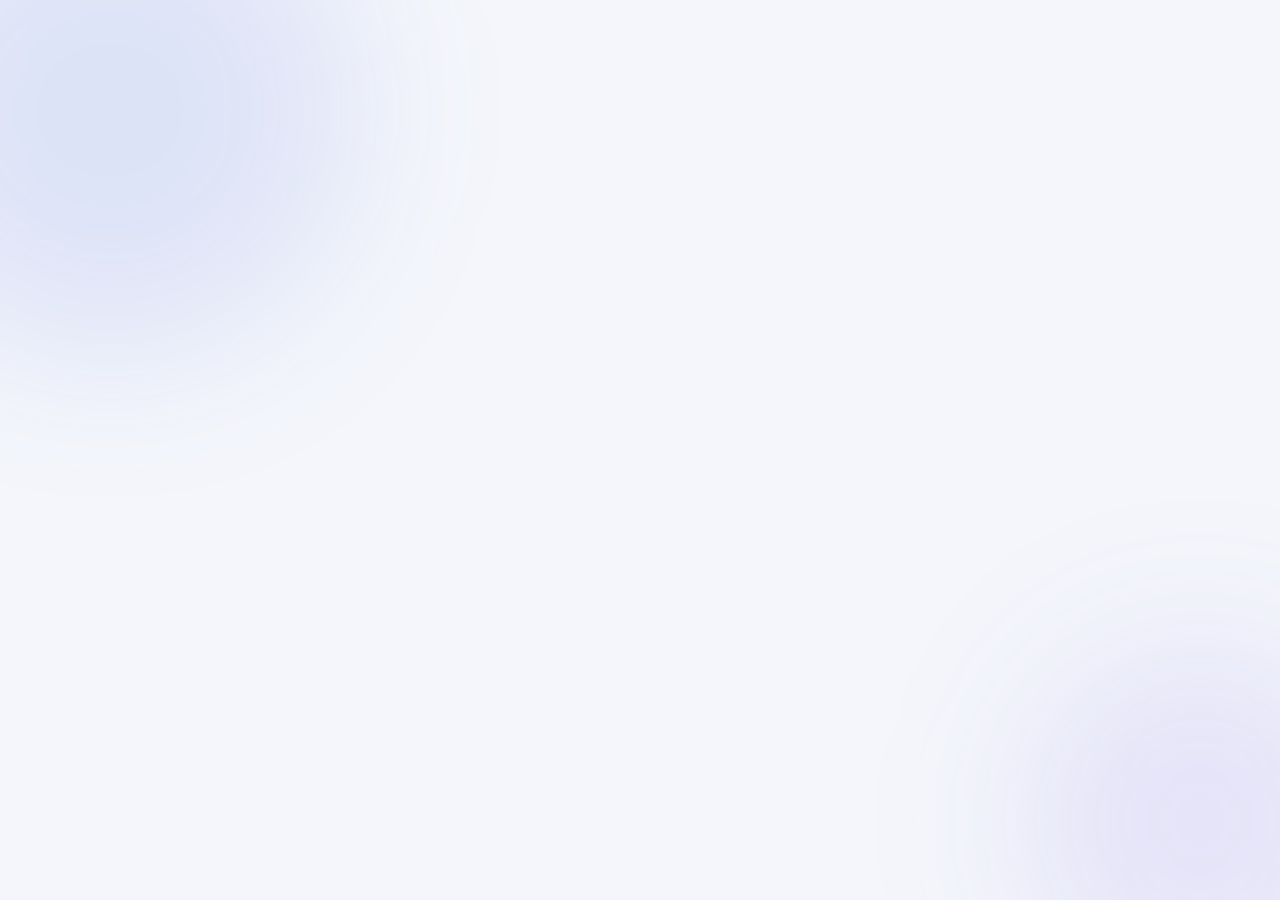
<file: SmartExpenseTracker/index.html>
<!DOCTYPE html>
<html lang="en">
<head>
  <meta charset="UTF-8"/>
  <meta name="viewport" content="width=device-width, initial-scale=1.0"/>
  <title>SpendSmart — Dashboard</title>
  <link rel="stylesheet" href="style.css"/>
</head>
<body>

<!-- SIDEBAR -->
<aside class="sidebar" id="sidebar"></aside>

<!-- MAIN -->
<div class="main">
  <div class="topbar">
    <div class="topbar-title">Dashboard</div>
    <div style="display:flex;gap:10px;align-items:center;">
      <button class="theme-btn" id="themeBtn" onclick="toggleTheme()"></button>
    </div>
  </div>

  <div class="page-content">

    <!-- STAT CARDS -->
    <div class="stats-row">
      <div class="stat-card blue">
        <div class="stat-icon">💳</div>
        <div class="stat-label">Total Spent</div>
        <div class="stat-value" id="statTotal">₹0</div>
      </div>
      <div class="stat-card green">
        <div class="stat-icon">📅</div>
        <div class="stat-label">This Month</div>
        <div class="stat-value" id="statMonth">₹0</div>
      </div>
      <div class="stat-card orange">
        <div class="stat-icon">🏆</div>
        <div class="stat-label">Top Category</div>
        <div class="stat-value" id="statTop" style="font-size:15px;">—</div>
      </div>
      <div class="stat-card red">
        <div class="stat-icon">🔢</div>
        <div class="stat-label">Entries</div>
        <div class="stat-value" id="statCount">0</div>
      </div>
    </div>

    <!-- ROW: Form + Sidebar panels -->
    <div class="grid-2" style="margin-bottom:16px;">

      <!-- ADD EXPENSE FORM -->
      <div class="card">
        <div class="card-title" id="formTitle">➕ Add Expense</div>
        <input type="hidden" id="editId"/>
        <div class="form-grid">
          <div class="form-group">
            <label>Name</label>
            <input type="text" id="expName" placeholder="e.g. Lunch"/>
          </div>
          <div class="form-group">
            <label>Amount (₹)</label>
            <input type="number" id="expAmt" placeholder="0" min="0"/>
          </div>
          <div class="form-group">
            <label>Category</label>
            <select id="expCat">
              <option>Food</option><option>Travel</option><option>Shopping</option>
              <option>Bills</option><option>Health</option><option>Entertainment</option>
              <option>Education</option><option>Other</option>
            </select>
          </div>
          <div class="form-group">
            <label>Date</label>
            <input type="date" id="expDate"/>
          </div>
        </div>
        <div style="display:flex;gap:9px;margin-top:13px;">
          <button class="btn btn-primary" onclick="saveExpense()">💾 Save</button>
          <button class="btn btn-secondary" id="cancelBtn" onclick="cancelEdit()" style="display:none;">✖ Cancel</button>
        </div>

        <!-- CSV IMPORT -->
        <div style="margin-top:18px;">
          <div class="card-title">📥 Import CSV</div>
          <div class="csv-zone" onclick="document.getElementById('csvFile').click()">
            <div style="font-size:26px;">📂</div>
            <p>Click to upload CSV<br/><span style="font-size:11px;">Format: Name, Amount, Category, Date (YYYY-MM-DD)</span></p>
          </div>
          <input type="file" id="csvFile" accept=".csv" style="display:none;" onchange="handleCSV(event)"/>
        </div>
      </div>

      <!-- RIGHT COLUMN -->
      <div class="col-stack">

        <!-- BUDGET -->
        <div class="card">
          <div class="card-title">🎯 Budget Tracker</div>
          <div style="display:flex;gap:9px;margin-bottom:10px;">
            <input type="number" id="budgetInput" placeholder="Set monthly budget (₹)" min="0" style="flex:1;"/>
            <button class="btn btn-secondary btn-sm" onclick="setBudget()">Set</button>
          </div>
          <div id="budgetPanel" style="display:none;">
            <div class="budget-meta">
              <span id="budgetSpent">Spent: ₹0</span>
              <span id="budgetMax">Budget: ₹0</span>
            </div>
            <div class="budget-track">
              <div class="budget-fill" id="budgetFill" style="width:0%;"></div>
            </div>
            <p id="budgetStatus" style="font-size:12px;color:var(--text3);"></p>
          </div>
        </div>

        <!-- RECENT TRANSACTIONS -->
        <div class="card">
          <div class="card-title">🕐 Recent Transactions</div>
          <div id="recentList"><p class="empty-msg">No transactions yet.</p></div>
        </div>

        <!-- INSIGHTS -->
        <div class="card">
          <div class="card-title">💡 Insights</div>
          <div id="insightsList"><p class="empty-msg">Add expenses to see insights.</p></div>
        </div>

      </div>
    </div>

    <!-- EXPENSE TABLE -->
    <div class="card">
      <div style="display:flex;align-items:center;justify-content:space-between;margin-bottom:13px;flex-wrap:wrap;gap:9px;">
        <div class="card-title" style="margin:0;">📋 All Expenses</div>
        <div style="display:flex;gap:8px;flex-wrap:wrap;">
          <button class="btn btn-secondary btn-sm" onclick="downloadCSV(getExpenses())">📤 Export CSV</button>
          <button class="btn btn-danger btn-sm" onclick="clearAll()">🗑️ Clear All</button>
        </div>
      </div>

      <!-- TOOLBAR -->
      <div class="toolbar">
        <input type="text" id="search" placeholder="🔍 Search…" oninput="renderTable()"/>
        <select id="filterCat" onchange="renderTable()">
          <option value="">All Categories</option>
          <option>Food</option><option>Travel</option><option>Shopping</option>
          <option>Bills</option><option>Health</option><option>Entertainment</option>
          <option>Education</option><option>Other</option>
        </select>
        <select id="sortSel" onchange="renderTable()">
          <option value="newest">🕐 Newest</option>
          <option value="oldest">🕑 Oldest</option>
          <option value="high">💰 High→Low</option>
          <option value="low">💵 Low→High</option>
        </select>
      </div>

      <div class="table-wrap">
        <table class="exp-table">
          <thead><tr>
            <th>Category</th><th>Name</th><th>Amount</th>
            <th>Date</th><th>Actions</th>
          </tr></thead>
          <tbody id="expBody"></tbody>
        </table>
        <p class="empty-msg" id="emptyMsg" style="display:none;">No expenses found.</p>
      </div>
    </div>

  </div>
</div>

<!-- CONFIRM MODAL -->
<div class="confirm-overlay" id="confirmModal">
  <div class="confirm-box">
    <div class="confirm-icon">⚠️</div>
    <h3 id="confirmTitle">Confirm</h3>
    <p id="confirmMsg">Are you sure?</p>
    <div class="confirm-actions">
      <button class="btn btn-danger" onclick="doConfirm()" id="confirmYesBtn">Delete</button>
      <button class="btn btn-secondary" onclick="closeConfirmModal()">Cancel</button>
    </div>
  </div>
</div>

<script src="auth.js"></script>
<script>
  // ── AUTH GUARD ────────────────────────────────
  window.onload = checkAuth;

  // ── INIT ──────────────────────────────────────
  applyStoredTheme();
  document.getElementById("sidebar").innerHTML = buildSidebar("Dashboard");
  document.getElementById("expDate").valueAsDate = new Date();

  var budget = getBudget();
  if (budget > 0) {
    document.getElementById("budgetInput").value = budget;
    document.getElementById("budgetPanel").style.display = "block";
  }

  renderAll();

  // ── RENDER ALL ────────────────────────────────
  function renderAll() {
    var exp = getExpenses();
    renderStats(exp);
    renderBudget(exp);
    renderRecent(exp);
    renderInsights(exp);
    renderTable();
  }

  // ── STATS ─────────────────────────────────────
  function renderStats(exp) {
    var total = exp.reduce(function(s,e){ return s+e.amount; }, 0);
    document.getElementById("statTotal").textContent = fmtMoney(total);
    document.getElementById("statCount").textContent = exp.length;
    document.getElementById("statMonth").textContent = fmtMoney(monthTotal(exp));
    var top = topCategory(exp);
    document.getElementById("statTop").textContent = top ? catIcon(top[0])+" "+top[0] : "—";
  }

  // ── BUDGET ────────────────────────────────────
  function setBudget() {
    var val = parseFloat(document.getElementById("budgetInput").value);
    if (!val || val <= 0) { showToast("Enter a valid budget.", "error"); return; }
    saveBudget(val);
    document.getElementById("budgetPanel").style.display = "block";
    renderBudget(getExpenses());
    showToast("🎯 Budget set to " + fmtMoney(val));
  }

  function renderBudget(exp) {
    var b = getBudget();
    if (!b) return;
    var mt  = monthTotal(exp);
    var pct = Math.min(mt / b * 100, 100);
    document.getElementById("budgetFill").style.width = pct + "%";
    document.getElementById("budgetFill").className   = "budget-fill" + (pct >= 80 ? " warn" : "");
    document.getElementById("budgetSpent").textContent = "Spent: " + fmtMoney(mt);
    document.getElementById("budgetMax").textContent   = "Budget: " + fmtMoney(b);
    var st = document.getElementById("budgetStatus");
    if (mt > b) {
      st.innerHTML = '<span style="color:var(--red);font-weight:600;">⚠️ Over budget by ' + fmtMoney(mt-b) + '!</span>';
    } else {
      st.textContent = "✅ " + fmtMoney(b-mt) + " remaining";
      st.style.color = "var(--green)";
    }
  }

  function checkBudgetAlert(exp) {
    var b = getBudget();
    if (!b) return;
    var mt = monthTotal(exp);
    if (mt > b) showToast("🚨 Budget exceeded! Spent " + fmtMoney(mt), "warning");
  }

  // ── RECENT ────────────────────────────────────
  function renderRecent(exp) {
    var el = document.getElementById("recentList");
    var r  = exp.slice().sort(function(a,b){ return new Date(b.createdAt||b.date)-new Date(a.createdAt||a.date); }).slice(0,5);
    if (!r.length) { el.innerHTML = '<p class="empty-msg">No transactions yet.</p>'; return; }
    el.innerHTML = r.map(function(e){
      return '<div class="recent-item">'+
        '<div class="recent-emoji">'+catIcon(e.category)+'</div>'+
        '<div class="recent-meta"><div class="recent-name">'+escHtml(e.name)+'</div><div class="recent-info">'+e.category+' · '+fmtDate(e.date)+'</div></div>'+
        '<div class="recent-amt">'+fmtMoney(e.amount)+'</div></div>';
    }).join("");
  }

  // ── INSIGHTS ──────────────────────────────────
  function renderInsights(exp) {
    var el = document.getElementById("insightsList");
    var items = [];
    var top = topCategory(exp);
    if (top) items.push({ icon: catIcon(top[0]), text: "You spend the most on <strong>"+top[0]+"</strong> ("+fmtMoney(top[1])+" total).", type:"" });
    var tw = weekTotal(exp, 0), lw = weekTotal(exp, 1);
    if (tw > lw && lw > 0) {
      var pct = Math.round((tw-lw)/lw*100);
      items.push({ icon:"📈", text:"Spending <strong>increased "+pct+"%</strong> vs last week.", type:"warn" });
    } else if (lw > 0 && tw < lw) {
      items.push({ icon:"📉", text:"Spending is <strong>down this week</strong> vs last week.", type:"good" });
    }
    var high = exp.filter(function(e){ return e.amount >= 2000; });
    if (high.length) items.push({ icon:"🔴", text:"<strong>"+high.length+" high-value expense(s)</strong> above ₹2,000.", type:"warn" });
    if (!items.length) { el.innerHTML = '<p class="empty-msg">Add expenses to see insights.</p>'; return; }
    el.innerHTML = items.map(function(i){
      return '<div class="insight-item '+i.type+'"><span class="insight-icon">'+i.icon+'</span><span>'+i.text+'</span></div>';
    }).join("");
  }

  function weekTotal(exp, offset) {
    var now = new Date(), day = now.getDay();
    var mon = new Date(now); mon.setDate(now.getDate() + (day===0?-6:1-day) - offset*7); mon.setHours(0,0,0,0);
    var sun = new Date(mon); sun.setDate(mon.getDate()+6); sun.setHours(23,59,59,999);
    return exp.filter(function(e){ var d=new Date(e.date+"T00:00:00"); return d>=mon&&d<=sun; }).reduce(function(s,e){ return s+e.amount; },0);
  }

  // ── TABLE ─────────────────────────────────────
  function renderTable() {
    var q  = document.getElementById("search").value.toLowerCase();
    var fc = document.getElementById("filterCat").value;
    var so = document.getElementById("sortSel").value;
    var list = getExpenses().filter(function(e){
      return (!q || e.name.toLowerCase().includes(q) || e.category.toLowerCase().includes(q)) &&
             (!fc || e.category === fc);
    });
    if (so==="oldest") list.sort(function(a,b){ return new Date(a.date)-new Date(b.date); });
    else if (so==="newest") list.sort(function(a,b){ return new Date(b.date)-new Date(a.date); });
    else if (so==="high") list.sort(function(a,b){ return b.amount-a.amount; });
    else if (so==="low")  list.sort(function(a,b){ return a.amount-b.amount; });

    var tbody = document.getElementById("expBody");
    var empty = document.getElementById("emptyMsg");
    if (!list.length) { tbody.innerHTML=""; empty.style.display="block"; return; }
    empty.style.display = "none";
    tbody.innerHTML = list.map(function(e,i){
      var hi = e.amount >= 2000;
      return '<tr class="'+(hi?"hi-row":"")+'" style="animation-delay:'+i*25+'ms">'+
        '<td><span class="cat-chip">'+catIcon(e.category)+' '+e.category+'</span></td>'+
        '<td>'+escHtml(e.name)+'</td>'+
        '<td class="amt-cell '+(hi?"hi":"")+'">'+fmtMoney(e.amount)+'</td>'+
        '<td>'+fmtDate(e.date)+'</td>'+
        '<td><div class="act-btns">'+
          '<button class="btn btn-secondary btn-xs" onclick="startEdit(\''+e.id+'\')">✏️</button>'+
          '<button class="btn btn-danger btn-xs" onclick="delExpense(\''+e.id+'\')">🗑️</button>'+
        '</div></td></tr>';
    }).join("");
  }

  // ── SAVE ──────────────────────────────────────
  function saveExpense() {
    var id   = document.getElementById("editId").value;
    var name = document.getElementById("expName").value.trim();
    var amt  = parseFloat(document.getElementById("expAmt").value);
    var cat  = document.getElementById("expCat").value;
    var date = document.getElementById("expDate").value;
    if (!name) { showToast("Enter a name.", "error"); return; }
    if (!amt||amt<=0) { showToast("Enter a valid amount.", "error"); return; }
    if (!date) { showToast("Pick a date.", "error"); return; }
    var exp = getExpenses();
    // Duplicate check
    var dup = exp.some(function(e){ return e.id!==id && e.name.toLowerCase()===name.toLowerCase() && e.amount===amt && e.date===date; });
    if (dup) { showToast("⚠️ Duplicate expense!", "error"); return; }
    if (id) {
      var idx = exp.findIndex(function(e){ return e.id===id; });
      if (idx!==-1) exp[idx] = Object.assign(exp[idx], {name:name,amount:amt,category:cat,date:date});
      showToast("✅ Expense updated!"); cancelEdit();
    } else {
      exp.unshift({id:uid(),name:name,amount:amt,category:cat,date:date,createdAt:new Date().toISOString()});
      showToast("✅ Expense added!");
    }
    saveExpenses(exp); clearForm(); renderAll();
    checkBudgetAlert(getExpenses());
  }

  function clearForm() {
    document.getElementById("expName").value = "";
    document.getElementById("expAmt").value  = "";
    document.getElementById("expDate").valueAsDate = new Date();
    document.getElementById("expCat").selectedIndex = 0;
  }

  function startEdit(id) {
    var e = getExpenses().find(function(x){ return x.id===id; });
    if (!e) return;
    document.getElementById("editId").value   = e.id;
    document.getElementById("expName").value  = e.name;
    document.getElementById("expAmt").value   = e.amount;
    document.getElementById("expCat").value   = e.category;
    document.getElementById("expDate").value  = e.date;
    document.getElementById("formTitle").textContent = "✏️ Edit Expense";
    document.getElementById("cancelBtn").style.display = "inline-flex";
    document.querySelector(".card").scrollIntoView({behavior:"smooth"});
  }

  function cancelEdit() {
    document.getElementById("editId").value = "";
    document.getElementById("formTitle").textContent = "➕ Add Expense";
    document.getElementById("cancelBtn").style.display = "none";
    clearForm();
  }

  function delExpense(id) {
    var e = getExpenses().find(function(x){ return x.id===id; });
    if (!e) return;
    showConfirm("Delete Expense", "Delete \""+e.name+"\" ("+fmtMoney(e.amount)+")? Cannot be undone.", function(){
      saveExpenses(getExpenses().filter(function(x){ return x.id!==id; }));
      renderAll(); showToast("🗑️ Deleted.");
    });
  }

  function clearAll() {
    if (!getExpenses().length) { showToast("Nothing to clear.", "warning"); return; }
    showConfirm("Clear All Expenses", "Delete ALL expenses permanently?", function(){
      saveExpenses([]); renderAll(); showToast("🗑️ All cleared.");
    });
    document.getElementById("confirmYesBtn").textContent = "Clear All";
  }

  // ── CSV IMPORT ────────────────────────────────
  function handleCSV(event) {
    var file = event.target.files[0];
    if (!file) return;
    var reader = new FileReader();
    reader.onload = function(e) {
      var lines = e.target.result.split("\n").filter(function(l){ return l.trim(); });
      if (lines.length < 2) { showToast("CSV is empty.", "error"); return; }
      var header = lines[0].toLowerCase();
      if (!header.includes("name") || !header.includes("amount")) {
        showToast("Invalid CSV. Header must have Name, Amount.", "error"); return;
      }
      var exp = getExpenses(), added = 0, skipped = 0;
      for (var i = 1; i < lines.length; i++) {
        var cols = lines[i].split(",").map(function(c){ return c.replace(/"/g,"").trim(); });
        var name = cols[0], amt = parseFloat(cols[1]), cat = cols[2]||"Other", date = cols[3];
        if (!name||!amt||!date) { skipped++; continue; }
        if (!/^\d{4}-\d{2}-\d{2}$/.test(date)) { skipped++; continue; }
        if (exp.some(function(x){ return x.name.toLowerCase()===name.toLowerCase()&&x.amount===amt&&x.date===date; })) { skipped++; continue; }
        var validCat = Object.keys(CAT_ICON).includes(cat) ? cat : "Other";
        exp.push({id:uid(),name:name,amount:amt,category:validCat,date:date,createdAt:new Date().toISOString()});
        added++;
      }
      saveExpenses(exp);
      showToast("📥 Imported "+added+" expense(s). Skipped "+skipped+".", added>0?"success":"warning");
      renderAll();
    };
    reader.readAsText(file);
    event.target.value = "";
  }
</script>
</body>
</html>
</file>
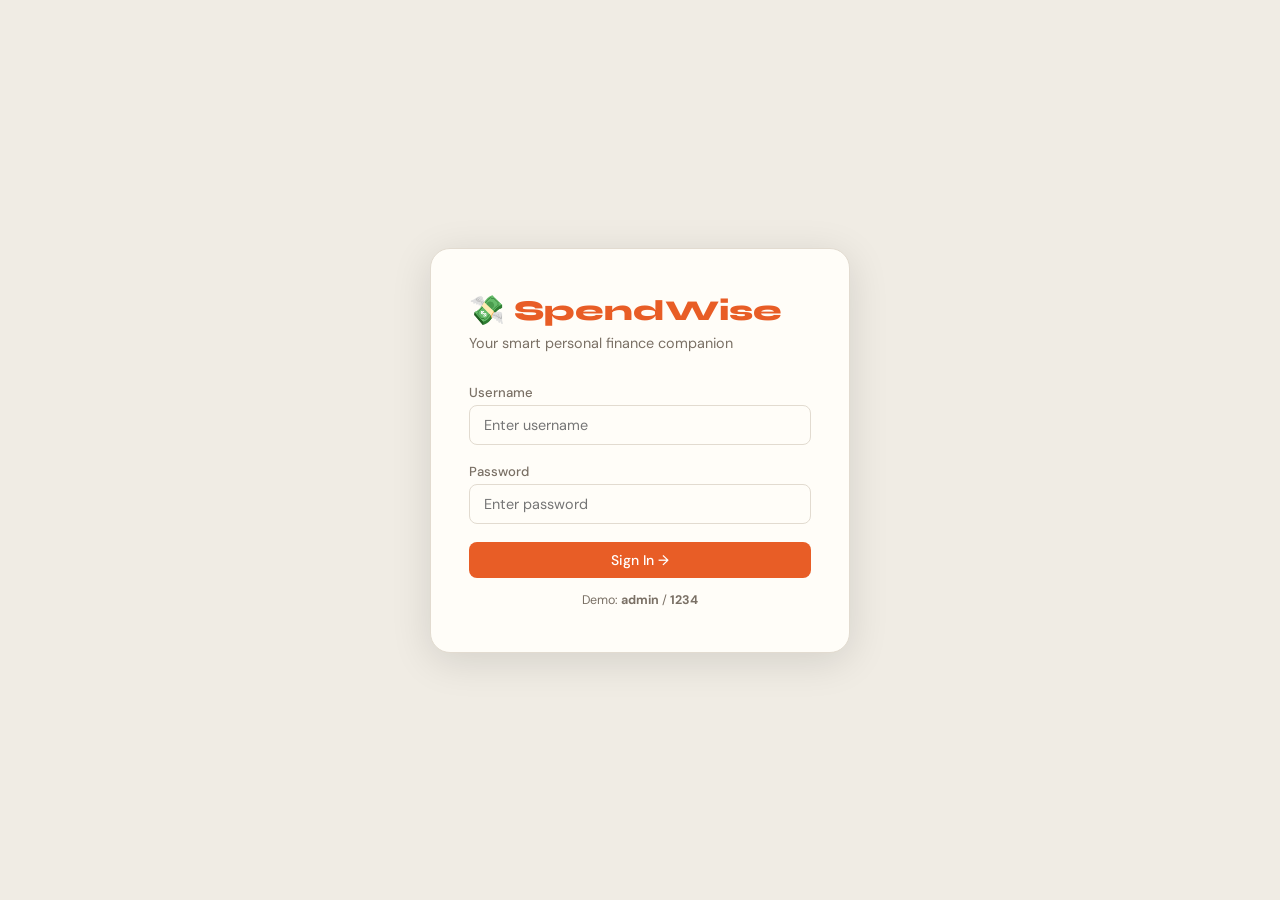
<file: SmartExpenseTracker/expense-tracker.html>
<!DOCTYPE html>
<html lang="en">
<head>
<meta charset="UTF-8" />
<meta name="viewport" content="width=device-width, initial-scale=1.0"/>
<title>Smart Expense Tracker</title>
<link href="https://fonts.googleapis.com/css2?family=Syne:wght@400;600;700;800&family=DM+Sans:wght@300;400;500&display=swap" rel="stylesheet"/>
<style>
/* ── RESET & TOKENS ── */
*,*::before,*::after{box-sizing:border-box;margin:0;padding:0;}
:root{
  --bg:#f0ece4;--surface:#fffdf8;--surface2:#f7f3ec;
  --border:#e2dbd0;--text:#1a1612;--muted:#7a7065;
  --accent:#e85d26;--accent2:#2e6be6;--accent3:#18a96e;
  --danger:#d63031;--warn:#f39c12;
  --shadow:0 2px 12px rgba(0,0,0,.08);
  --radius:14px;--radius-sm:8px;
  --font-head:'Syne',sans-serif;--font-body:'DM Sans',sans-serif;
  --transition:.22s cubic-bezier(.4,0,.2,1);
}
[data-theme="dark"]{
  --bg:#0f0d0b;--surface:#1a1714;--surface2:#211e1a;
  --border:#2e2a25;--text:#f0ece4;--muted:#8a8075;
  --shadow:0 2px 16px rgba(0,0,0,.4);
}
html{scroll-behavior:smooth;}
body{font-family:var(--font-body);background:var(--bg);color:var(--text);min-height:100vh;transition:background var(--transition),color var(--transition);}

/* ── SCROLLBAR ── */
::-webkit-scrollbar{width:6px;}
::-webkit-scrollbar-track{background:transparent;}
::-webkit-scrollbar-thumb{background:var(--border);border-radius:99px;}

/* ── UTILITY ── */
.hidden{display:none!important;}
.flex{display:flex;}
.col{flex-direction:column;}
.gap-sm{gap:8px;}
.gap{gap:16px;}
.gap-lg{gap:24px;}
.center{align-items:center;}
.between{justify-content:space-between;}
.wrap{flex-wrap:wrap;}
.w-full{width:100%;}
.text-right{text-align:right;}
.text-muted{color:var(--muted);}
.bold{font-weight:700;}
.font-head{font-family:var(--font-head);}

/* ── BUTTONS ── */
.btn{display:inline-flex;align-items:center;gap:6px;padding:9px 20px;border:none;border-radius:var(--radius-sm);font-family:var(--font-body);font-size:.875rem;font-weight:500;cursor:pointer;transition:all var(--transition);}
.btn-primary{background:var(--accent);color:#fff;}
.btn-primary:hover{background:#d04e1a;transform:translateY(-1px);box-shadow:0 4px 14px rgba(232,93,38,.35);}
.btn-secondary{background:var(--surface2);color:var(--text);border:1px solid var(--border);}
.btn-secondary:hover{background:var(--border);}
.btn-danger{background:var(--danger);color:#fff;}
.btn-danger:hover{background:#b71c1c;}
.btn-sm{padding:6px 14px;font-size:.8rem;}
.btn-icon{padding:7px;border-radius:var(--radius-sm);background:var(--surface2);border:1px solid var(--border);cursor:pointer;font-size:1rem;transition:all var(--transition);}
.btn-icon:hover{background:var(--border);}

/* ── INPUTS ── */
input,select,textarea{width:100%;padding:10px 14px;border:1.5px solid var(--border);border-radius:var(--radius-sm);background:var(--surface);color:var(--text);font-family:var(--font-body);font-size:.9rem;outline:none;transition:border-color var(--transition),box-shadow var(--transition);}
input:focus,select:focus,textarea:focus{border-color:var(--accent);box-shadow:0 0 0 3px rgba(232,93,38,.12);}
textarea{resize:vertical;min-height:60px;}
label{font-size:.82rem;font-weight:500;color:var(--muted);margin-bottom:4px;display:block;}

/* ── CARD ── */
.card{background:var(--surface);border:1px solid var(--border);border-radius:var(--radius);padding:22px;box-shadow:var(--shadow);}

/* ── TOAST ── */
#toast-container{position:fixed;top:20px;right:20px;z-index:9999;display:flex;flex-direction:column;gap:8px;}
.toast{background:var(--surface);border:1px solid var(--border);border-radius:var(--radius-sm);padding:12px 18px;box-shadow:0 4px 20px rgba(0,0,0,.15);font-size:.875rem;display:flex;align-items:center;gap:8px;min-width:260px;animation:toastIn .3s ease forwards;}
.toast.success{border-left:4px solid var(--accent3);}
.toast.error{border-left:4px solid var(--danger);}
.toast.warn{border-left:4px solid var(--warn);}
@keyframes toastIn{from{opacity:0;transform:translateX(40px);}to{opacity:1;transform:translateX(0);}}
@keyframes toastOut{from{opacity:1;transform:translateX(0);}to{opacity:0;transform:translateX(40px);}}

/* ── MODAL / CONFIRM ── */
#modal-overlay{position:fixed;inset:0;background:rgba(0,0,0,.5);backdrop-filter:blur(4px);z-index:8888;display:flex;align-items:center;justify-content:center;animation:fadeIn .2s ease;}
.modal-box{background:var(--surface);border:1px solid var(--border);border-radius:var(--radius);padding:28px;max-width:420px;width:90%;box-shadow:0 8px 40px rgba(0,0,0,.25);animation:scaleIn .25s ease;}
@keyframes fadeIn{from{opacity:0;}to{opacity:1;}}
@keyframes scaleIn{from{opacity:0;transform:scale(.9);}to{opacity:1;transform:scale(1);}}
.modal-title{font-family:var(--font-head);font-size:1.1rem;font-weight:700;margin-bottom:12px;}
.modal-actions{display:flex;gap:10px;justify-content:flex-end;margin-top:20px;}

/* ══════════════════════════════════════
   LOGIN PAGE
══════════════════════════════════════ */
#login-page{min-height:100vh;display:flex;align-items:center;justify-content:center;padding:20px;}
.login-card{background:var(--surface);border:1px solid var(--border);border-radius:20px;padding:44px 38px;width:100%;max-width:420px;box-shadow:0 8px 40px rgba(0,0,0,.12);}
.login-logo{font-family:var(--font-head);font-size:1.8rem;font-weight:800;color:var(--accent);margin-bottom:6px;}
.login-sub{color:var(--muted);font-size:.9rem;margin-bottom:32px;}
.login-field{margin-bottom:18px;}
.login-error{color:var(--danger);font-size:.82rem;margin-top:8px;}

/* ══════════════════════════════════════
   APP SHELL
══════════════════════════════════════ */
#app{display:none;min-height:100vh;}
#app.show{display:block;}

/* TOPBAR */
.topbar{background:var(--surface);border-bottom:1px solid var(--border);padding:0 28px;height:60px;display:flex;align-items:center;justify-content:space-between;position:sticky;top:0;z-index:100;}
.topbar-brand{font-family:var(--font-head);font-size:1.1rem;font-weight:800;color:var(--accent);}
.topbar-right{display:flex;align-items:center;gap:10px;}
.welcome-chip{font-size:.82rem;background:var(--surface2);border:1px solid var(--border);border-radius:99px;padding:5px 14px;font-weight:500;}

/* NAV TABS */
.nav-tabs{display:flex;gap:4px;padding:16px 28px 0;border-bottom:1px solid var(--border);background:var(--surface);overflow-x:auto;}
.nav-tab{padding:9px 18px;border-radius:var(--radius-sm) var(--radius-sm) 0 0;font-size:.85rem;font-weight:500;cursor:pointer;border:none;background:transparent;color:var(--muted);transition:all var(--transition);white-space:nowrap;}
.nav-tab.active{background:var(--bg);color:var(--text);border:1px solid var(--border);border-bottom:1px solid var(--bg);font-weight:600;}
.nav-tab:hover:not(.active){color:var(--text);}

/* CONTENT */
.tab-content{padding:24px 28px;max-width:1200px;margin:0 auto;}
.page{display:none;}
.page.active{display:block;}

/* ══════════════════════════════════════
   DASHBOARD
══════════════════════════════════════ */
.stat-grid{display:grid;grid-template-columns:repeat(auto-fit,minmax(200px,1fr));gap:16px;margin-bottom:24px;}
.stat-card{background:var(--surface);border:1px solid var(--border);border-radius:var(--radius);padding:20px;position:relative;overflow:hidden;}
.stat-card::after{content:'';position:absolute;top:-20px;right:-20px;width:80px;height:80px;border-radius:50%;background:var(--accent);opacity:.06;}
.stat-label{font-size:.78rem;font-weight:500;color:var(--muted);text-transform:uppercase;letter-spacing:.05em;margin-bottom:6px;}
.stat-value{font-family:var(--font-head);font-size:1.7rem;font-weight:800;}
.stat-sub{font-size:.78rem;color:var(--muted);margin-top:4px;}

.insights-box{background:linear-gradient(135deg,var(--accent) 0%,#d04e1a 100%);border-radius:var(--radius);padding:20px;color:#fff;margin-bottom:24px;}
.insights-box h3{font-family:var(--font-head);font-size:1rem;font-weight:700;margin-bottom:10px;opacity:.9;}
.insight-item{font-size:.85rem;opacity:.9;padding:3px 0;display:flex;align-items:center;gap:6px;}

.two-col{display:grid;grid-template-columns:1fr 1fr;gap:20px;}
@media(max-width:700px){.two-col{grid-template-columns:1fr;}}

.section-title{font-family:var(--font-head);font-size:1rem;font-weight:700;margin-bottom:14px;}

/* Chart canvas */
canvas{max-width:100%;display:block;}

/* Recent list */
.recent-item{display:flex;align-items:center;gap:12px;padding:10px 0;border-bottom:1px solid var(--border);}
.recent-item:last-child{border-bottom:none;}
.cat-icon{width:36px;height:36px;border-radius:10px;background:var(--surface2);display:flex;align-items:center;justify-content:center;font-size:1.1rem;flex-shrink:0;}
.recent-info{flex:1;min-width:0;}
.recent-name{font-weight:500;font-size:.875rem;white-space:nowrap;overflow:hidden;text-overflow:ellipsis;}
.recent-meta{font-size:.75rem;color:var(--muted);}
.recent-amt{font-family:var(--font-head);font-weight:700;font-size:.95rem;color:var(--accent);}

/* ══════════════════════════════════════
   ADD EXPENSE
══════════════════════════════════════ */
.form-grid{display:grid;grid-template-columns:1fr 1fr;gap:16px;}
@media(max-width:600px){.form-grid{grid-template-columns:1fr;}}
.form-field{display:flex;flex-direction:column;}
.form-field.full{grid-column:1/-1;}

/* ══════════════════════════════════════
   EXPENSE LIST
══════════════════════════════════════ */
.list-toolbar{display:flex;gap:10px;margin-bottom:16px;flex-wrap:wrap;align-items:center;}
.list-toolbar input[type=search]{flex:1;min-width:180px;}
.list-toolbar select{width:auto;}

.expense-table{width:100%;border-collapse:collapse;}
.expense-table th{font-size:.75rem;font-weight:600;text-transform:uppercase;letter-spacing:.05em;color:var(--muted);padding:10px 12px;text-align:left;border-bottom:2px solid var(--border);}
.expense-table td{padding:10px 12px;border-bottom:1px solid var(--border);font-size:.875rem;vertical-align:middle;}
.expense-table tr:last-child td{border-bottom:none;}
.expense-table tr:hover td{background:var(--surface2);}

.row-enter{animation:rowEnter .35s cubic-bezier(.34,1.56,.64,1) forwards;}
@keyframes rowEnter{from{opacity:0;transform:translateY(-8px) scale(.97);}to{opacity:1;transform:translateY(0) scale(1);}}

.high-expense td{background:rgba(214,48,49,.06)!important;}
.high-expense .amt-cell{color:var(--danger);font-weight:700;}

.notes-cell{max-width:160px;white-space:nowrap;overflow:hidden;text-overflow:ellipsis;color:var(--muted);font-size:.78rem;}

/* ══════════════════════════════════════
   BUDGET
══════════════════════════════════════ */
.budget-grid{display:grid;grid-template-columns:repeat(auto-fill,minmax(260px,1fr));gap:16px;}
.budget-card{background:var(--surface);border:1px solid var(--border);border-radius:var(--radius);padding:18px;}
.budget-card-head{display:flex;justify-content:space-between;align-items:center;margin-bottom:10px;}
.budget-name{font-weight:600;font-size:.9rem;display:flex;align-items:center;gap:6px;}
.budget-nums{font-size:.8rem;color:var(--muted);}
.progress-bar{height:8px;border-radius:99px;background:var(--border);overflow:hidden;margin-top:8px;}
.progress-fill{height:100%;border-radius:99px;transition:width .6s cubic-bezier(.4,0,.2,1);}
.prog-ok{background:var(--accent3);}
.prog-warn{background:var(--warn);}
.prog-over{background:var(--danger);}

/* ══════════════════════════════════════
   REPORTS
══════════════════════════════════════ */
.report-summary{background:var(--surface2);border:1px solid var(--border);border-radius:var(--radius);padding:18px;margin-bottom:20px;font-size:.875rem;line-height:1.8;}
.report-summary strong{color:var(--accent);}

/* CSV */
.csv-area{border:2px dashed var(--border);border-radius:var(--radius);padding:30px;text-align:center;cursor:pointer;transition:all var(--transition);}
.csv-area:hover{border-color:var(--accent);background:rgba(232,93,38,.04);}

/* ══════════════════════════════════════
   CATEGORY MANAGER
══════════════════════════════════════ */
.cat-list-item{display:flex;align-items:center;gap:12px;padding:12px 16px;background:var(--surface);border:1px solid var(--border);border-radius:var(--radius-sm);margin-bottom:8px;}
.cat-badge{font-size:.75rem;font-weight:600;background:var(--surface2);border:1px solid var(--border);border-radius:99px;padding:2px 10px;color:var(--muted);}
</style>
</head>
<body>

<!-- ═══════════════════ TOAST CONTAINER ═══════════════════ -->
<div id="toast-container"></div>

<!-- ═══════════════════ LOGIN PAGE ═══════════════════ -->
<div id="login-page">
  <div class="login-card">
    <div class="login-logo">💸 SpendWise</div>
    <div class="login-sub">Your smart personal finance companion</div>
    <div class="login-field">
      <label>Username</label>
      <input id="login-user" type="text" placeholder="Enter username" />
    </div>
    <div class="login-field">
      <label>Password</label>
      <input id="login-pass" type="password" placeholder="Enter password" />
      <div class="login-error hidden" id="login-err">Invalid credentials. Try: admin / 1234</div>
    </div>
    <button class="btn btn-primary w-full" onclick="doLogin()" style="justify-content:center;">Sign In →</button>
    <p style="font-size:.78rem;color:var(--muted);margin-top:14px;text-align:center;">Demo: <strong>admin</strong> / <strong>1234</strong></p>
  </div>
</div>

<!-- ═══════════════════ APP SHELL ═══════════════════ -->
<div id="app">

  <!-- TOPBAR -->
  <div class="topbar">
    <div class="topbar-brand">💸 SpendWise</div>
    <div class="topbar-right">
      <span class="welcome-chip" id="welcome-msg">👋 Welcome</span>
      <button class="btn-icon" onclick="toggleTheme()" title="Toggle theme" id="theme-btn">🌙</button>
      <button class="btn btn-sm btn-secondary" onclick="doLogout()">Logout</button>
    </div>
  </div>

  <!-- NAV TABS -->
  <div class="nav-tabs">
    <button class="nav-tab active" onclick="showTab('dashboard')">📊 Dashboard</button>
    <button class="nav-tab" onclick="showTab('add')">➕ Add Expense</button>
    <button class="nav-tab" onclick="showTab('list')">📋 All Expenses</button>
    <button class="nav-tab" onclick="showTab('budget')">🎯 Budget</button>
    <button class="nav-tab" onclick="showTab('reports')">📈 Reports</button>
    <button class="nav-tab" onclick="showTab('categories')">🏷️ Categories</button>
    <button class="nav-tab" onclick="showTab('csv')">📁 CSV</button>
  </div>

  <!-- ─────────── DASHBOARD ─────────── -->
  <div class="tab-content">
  <div id="page-dashboard" class="page active">

    <div class="stat-grid" id="stat-grid"></div>

    <div class="insights-box" id="insights-box">
      <h3>✨ Smart Insights</h3>
      <div id="insights-content"></div>
    </div>

    <div class="two-col">
      <div class="card">
        <div class="section-title">Category Breakdown</div>
        <canvas id="pie-chart" height="220"></canvas>
      </div>
      <div class="card">
        <div class="section-title">Monthly Trend</div>
        <canvas id="bar-chart" height="220"></canvas>
      </div>
    </div>

    <div style="margin-top:20px;" class="card">
      <div class="section-title">🕐 Recent Transactions</div>
      <div id="recent-list"></div>
    </div>

  </div>

  <!-- ─────────── ADD EXPENSE ─────────── -->
  <div id="page-add" class="page">
    <div class="card" style="max-width:640px;">
      <div class="section-title">➕ Add New Expense</div>
      <div class="form-grid">
        <div class="form-field">
          <label>Name *</label>
          <input id="exp-name" type="text" placeholder="e.g. Lunch at Cafe" />
        </div>
        <div class="form-field">
          <label>Amount (₹) *</label>
          <input id="exp-amount" type="number" placeholder="0.00" min="0" step="0.01" />
        </div>
        <div class="form-field">
          <label>Category *</label>
          <select id="exp-category">
            <option value="">Select category…</option>
          </select>
        </div>
        <div class="form-field">
          <label>Date *</label>
          <input id="exp-date" type="date" />
        </div>
        <div class="form-field full">
          <label>Notes (optional)</label>
          <textarea id="exp-notes" placeholder="Any extra details…"></textarea>
        </div>
      </div>
      <div style="margin-top:16px;display:flex;gap:10px;">
        <button class="btn btn-primary" onclick="addOrUpdateExpense()">
          <span id="add-btn-text">Add Expense</span>
        </button>
        <button class="btn btn-secondary" onclick="cancelEdit()" id="cancel-edit-btn" style="display:none;">Cancel</button>
      </div>
      <input type="hidden" id="edit-id" value="" />
    </div>
  </div>

  <!-- ─────────── ALL EXPENSES ─────────── -->
  <div id="page-list" class="page">
    <div class="list-toolbar">
      <input type="search" id="search-box" placeholder="🔍 Search expenses…" oninput="renderList()" />
      <select id="filter-cat" onchange="renderList()">
        <option value="">All categories</option>
      </select>
      <select id="sort-by" onchange="renderList()">
        <option value="date-desc">Date ↓ Newest</option>
        <option value="date-asc">Date ↑ Oldest</option>
        <option value="amt-desc">Amount ↓ High</option>
        <option value="amt-asc">Amount ↑ Low</option>
      </select>
      <button class="btn btn-sm btn-danger" onclick="confirmClearAll()">🗑 Clear All</button>
      <button class="btn btn-sm btn-secondary" onclick="confirmClearCategory()">🏷 Clear Category</button>
    </div>
    <div style="overflow-x:auto;">
      <table class="expense-table">
        <thead>
          <tr>
            <th>Category</th>
            <th>Name</th>
            <th>Amount</th>
            <th>Date</th>
            <th>Notes</th>
            <th>Actions</th>
          </tr>
        </thead>
        <tbody id="expense-tbody"></tbody>
      </table>
      <p id="no-expense-msg" class="hidden" style="text-align:center;padding:30px;color:var(--muted);">No expenses found.</p>
    </div>
  </div>

  <!-- ─────────── BUDGET ─────────── -->
  <div id="page-budget" class="page">
    <div class="card" style="max-width:480px;margin-bottom:24px;">
      <div class="section-title">Set Monthly Budget</div>
      <div class="form-grid" style="grid-template-columns:1fr 1fr;">
        <div class="form-field">
          <label>Category</label>
          <select id="budget-cat"></select>
        </div>
        <div class="form-field">
          <label>Budget (₹)</label>
          <input id="budget-amt" type="number" placeholder="5000" min="0" />
        </div>
      </div>
      <button class="btn btn-primary" style="margin-top:14px;" onclick="saveBudget()">Save Budget</button>
    </div>
    <div class="budget-grid" id="budget-grid"></div>
  </div>

  <!-- ─────────── REPORTS ─────────── -->
  <div id="page-reports" class="page">
    <div class="report-summary" id="report-summary"></div>
    <div class="two-col">
      <div class="card">
        <div class="section-title">Monthly Totals</div>
        <canvas id="monthly-chart" height="240"></canvas>
      </div>
      <div class="card">
        <div class="section-title">Category Totals</div>
        <canvas id="cat-chart" height="240"></canvas>
      </div>
    </div>
  </div>

  <!-- ─────────── CATEGORIES ─────────── -->
  <div id="page-categories" class="page">
    <div class="card" style="max-width:420px;margin-bottom:24px;">
      <div class="section-title">Add Category</div>
      <div class="flex gap center" style="flex-wrap:wrap;">
        <div class="form-field" style="flex:1;min-width:140px;">
          <label>Name</label>
          <input id="new-cat-name" type="text" placeholder="e.g. Gym" />
        </div>
        <div class="form-field" style="width:80px;">
          <label>Icon</label>
          <input id="new-cat-icon" type="text" placeholder="🏋️" maxlength="2" />
        </div>
        <div style="padding-top:18px;">
          <button class="btn btn-primary btn-sm" onclick="addCategory()">Add</button>
        </div>
      </div>
    </div>
    <div id="cat-list"></div>
  </div>

  <!-- ─────────── CSV ─────────── -->
  <div id="page-csv" class="page">
    <div style="display:flex;gap:20px;flex-wrap:wrap;">
      <div class="card" style="flex:1;min-width:260px;">
        <div class="section-title">📤 Export CSV</div>
        <p style="font-size:.875rem;color:var(--muted);margin-bottom:16px;">Download all expenses as a CSV file.</p>
        <button class="btn btn-primary" onclick="exportCSV()">Download CSV</button>
      </div>
      <div class="card" style="flex:1;min-width:260px;">
        <div class="section-title">📥 Import CSV</div>
        <div class="csv-area" onclick="document.getElementById('csv-input').click()">
          <div style="font-size:2rem;margin-bottom:8px;">📂</div>
          <div style="font-size:.875rem;color:var(--muted);">Click to select CSV file</div>
          <div style="font-size:.75rem;color:var(--muted);margin-top:4px;">Format: name,amount,category,date,notes</div>
        </div>
        <input type="file" id="csv-input" accept=".csv" class="hidden" onchange="importCSV(event)" />
      </div>
    </div>
  </div>

  </div><!-- end tab-content -->
</div><!-- end app -->

<!-- ═══════════════════ MODAL ═══════════════════ -->
<div id="modal-overlay" class="hidden">
  <div class="modal-box">
    <div class="modal-title" id="modal-title">Confirm</div>
    <div id="modal-body" style="font-size:.875rem;color:var(--muted);line-height:1.6;"></div>
    <div class="modal-actions">
      <button class="btn btn-secondary" onclick="closeModal()">Cancel</button>
      <button class="btn btn-danger" id="modal-confirm-btn">Confirm</button>
    </div>
  </div>
</div>

<!-- ═══════════════════ SCRIPTS ═══════════════════ -->
<script>
/* ══════════════════════════════════════════════
   DATA & STATE
══════════════════════════════════════════════ */
const DEFAULT_CATS = [
  {name:'Food',icon:'🍔'},{name:'Travel',icon:'✈️'},{name:'Shopping',icon:'🛍️'},
  {name:'Health',icon:'💊'},{name:'Entertainment',icon:'🎬'},{name:'Utilities',icon:'💡'},
  {name:'Education',icon:'📚'},{name:'Rent',icon:'🏠'},{name:'Other',icon:'📦'}
];
const HIGH_EXPENSE_THRESHOLD = 5000;
const CHART_COLORS=['#e85d26','#2e6be6','#18a96e','#f39c12','#9b59b6','#e91e63','#00bcd4','#ff5722','#607d8b'];

let state = {
  expenses: [],
  categories: [...DEFAULT_CATS],
  budgets: {},
  currentUser: '',
  theme: 'light'
};

function load(){
  const raw = localStorage.getItem('sw_state');
  if(raw) try{ state = {...state,...JSON.parse(raw)}; }catch(e){}
}
function save(){
  localStorage.setItem('sw_state', JSON.stringify(state));
}

/* ══════════════════════════════════════════════
   AUTH
══════════════════════════════════════════════ */
function doLogin(){
  const u = document.getElementById('login-user').value.trim();
  const p = document.getElementById('login-pass').value;
  if(u && p === '1234'){
    state.currentUser = u; save();
    document.getElementById('login-page').style.display='none';
    document.getElementById('app').classList.add('show');
    document.getElementById('welcome-msg').textContent = `👋 Welcome, ${u}`;
    applyTheme();
    populateSelects();
    refreshAll();
    toast('Logged in successfully!','success');
  } else {
    document.getElementById('login-err').classList.remove('hidden');
  }
}
function doLogout(){
  document.getElementById('app').classList.remove('show');
  document.getElementById('login-page').style.display='flex';
  document.getElementById('login-user').value='';
  document.getElementById('login-pass').value='';
}
document.getElementById('login-pass').addEventListener('keydown',e=>{if(e.key==='Enter')doLogin();});

/* ══════════════════════════════════════════════
   THEME
══════════════════════════════════════════════ */
function applyTheme(){
  document.documentElement.setAttribute('data-theme', state.theme);
  document.getElementById('theme-btn').textContent = state.theme==='dark'?'☀️':'🌙';
}
function toggleTheme(){
  state.theme = state.theme==='dark'?'light':'dark';
  save(); applyTheme();
}

/* ══════════════════════════════════════════════
   TABS
══════════════════════════════════════════════ */
function showTab(id){
  document.querySelectorAll('.page').forEach(p=>p.classList.remove('active'));
  document.querySelectorAll('.nav-tab').forEach(t=>t.classList.remove('active'));
  document.getElementById('page-'+id).classList.add('active');
  const tabs = document.querySelectorAll('.nav-tab');
  const map = {dashboard:0,add:1,list:2,budget:3,reports:4,categories:5,csv:6};
  tabs[map[id]].classList.add('active');
  if(id==='dashboard') renderDashboard();
  if(id==='list') renderList();
  if(id==='budget') renderBudget();
  if(id==='reports') renderReports();
  if(id==='categories') renderCategories();
}

/* ══════════════════════════════════════════════
   SELECTS POPULATION
══════════════════════════════════════════════ */
function populateSelects(){
  const cats = state.categories.map(c=>`<option value="${c.name}">${c.icon} ${c.name}</option>`).join('');
  ['exp-category','filter-cat','budget-cat'].forEach(id=>{
    const el = document.getElementById(id);
    if(!el) return;
    const extra = id==='filter-cat'?`<option value="">All categories</option>`:'<option value="">Select category…</option>';
    el.innerHTML = extra + cats;
  });
}

/* ══════════════════════════════════════════════
   EXPENSES CRUD
══════════════════════════════════════════════ */
function getCatObj(name){
  return state.categories.find(c=>c.name===name) || {icon:'📦',name};
}

function addOrUpdateExpense(){
  const id = document.getElementById('edit-id').value;
  const name = document.getElementById('exp-name').value.trim();
  const amount = parseFloat(document.getElementById('exp-amount').value);
  const category = document.getElementById('exp-category').value;
  const date = document.getElementById('exp-date').value;
  const notes = document.getElementById('exp-notes').value.trim();

  if(!name||!amount||!category||!date){ toast('Please fill all required fields.','error'); return; }
  if(isNaN(amount)||amount<=0){ toast('Enter a valid amount.','error'); return; }

  if(!id){
    // Duplicate prevention
    const dup = state.expenses.find(e=>
      e.name.toLowerCase()===name.toLowerCase() &&
      e.amount===amount && e.date===date
    );
    if(dup){ toast('Duplicate! Same name, amount & date already exists.','warn'); return; }
  }

  if(id){
    const idx = state.expenses.findIndex(e=>e.id===id);
    if(idx>-1) state.expenses[idx] = {id,name,amount,category,date,notes};
    toast('Expense updated!','success');
    cancelEdit();
  } else {
    const expense = {id:Date.now().toString(),name,amount,category,date,notes};
    state.expenses.unshift(expense);
    toast('Expense added!','success');
  }
  save();
  clearForm();
  checkBudgetAlert(category);
  showTab('list');
}

function clearForm(){
  ['exp-name','exp-amount','exp-notes'].forEach(id=>document.getElementById(id).value='');
  document.getElementById('exp-category').value='';
  document.getElementById('exp-date').value=new Date().toISOString().split('T')[0];
  document.getElementById('edit-id').value='';
}

function editExpense(id){
  const e = state.expenses.find(x=>x.id===id);
  if(!e) return;
  document.getElementById('exp-name').value = e.name;
  document.getElementById('exp-amount').value = e.amount;
  document.getElementById('exp-category').value = e.category;
  document.getElementById('exp-date').value = e.date;
  document.getElementById('exp-notes').value = e.notes||'';
  document.getElementById('edit-id').value = e.id;
  document.getElementById('add-btn-text').textContent = 'Update Expense';
  document.getElementById('cancel-edit-btn').style.display='inline-flex';
  showTab('add');
  window.scrollTo(0,0);
}

function cancelEdit(){
  clearForm();
  document.getElementById('add-btn-text').textContent = 'Add Expense';
  document.getElementById('cancel-edit-btn').style.display='none';
}

function deleteExpense(id){
  showModal('Delete Expense','Are you sure you want to delete this expense?',()=>{
    state.expenses = state.expenses.filter(e=>e.id!==id);
    save(); renderList(); toast('Expense deleted.','success');
  });
}

function checkBudgetAlert(category){
  const budget = state.budgets[category];
  if(!budget) return;
  const now = new Date();
  const spent = state.expenses
    .filter(e=>e.category===category && new Date(e.date).getMonth()===now.getMonth() && new Date(e.date).getFullYear()===now.getFullYear())
    .reduce((s,e)=>s+e.amount,0);
  if(spent > budget){
    toast(`⚠️ Budget exceeded for ${category}! Spent ₹${spent.toFixed(0)} / ₹${budget}`,'warn');
  }
}

/* ══════════════════════════════════════════════
   RENDER LIST
══════════════════════════════════════════════ */
function renderList(){
  let expenses = [...state.expenses];
  const search = document.getElementById('search-box').value.toLowerCase();
  const cat = document.getElementById('filter-cat').value;
  const sort = document.getElementById('sort-by').value;

  if(search) expenses = expenses.filter(e=>e.name.toLowerCase().includes(search)||e.category.toLowerCase().includes(search));
  if(cat) expenses = expenses.filter(e=>e.category===cat);

  expenses.sort((a,b)=>{
    if(sort==='date-desc') return new Date(b.date)-new Date(a.date);
    if(sort==='date-asc') return new Date(a.date)-new Date(b.date);
    if(sort==='amt-desc') return b.amount-a.amount;
    if(sort==='amt-asc') return a.amount-b.amount;
    return 0;
  });

  const tbody = document.getElementById('expense-tbody');
  const msg = document.getElementById('no-expense-msg');
  if(!expenses.length){ tbody.innerHTML=''; msg.classList.remove('hidden'); return; }
  msg.classList.add('hidden');

  tbody.innerHTML = expenses.map((e,i)=>{
    const cat = getCatObj(e.category);
    const high = e.amount >= HIGH_EXPENSE_THRESHOLD;
    return `<tr class="${high?'high-expense':''} row-enter" style="animation-delay:${i*30}ms">
      <td><span title="${e.category}">${cat.icon} ${e.category}</span></td>
      <td style="font-weight:500;">${e.name}</td>
      <td class="amt-cell">₹${e.amount.toLocaleString('en-IN',{minimumFractionDigits:2})}</td>
      <td>${formatDate(e.date)}</td>
      <td class="notes-cell" title="${e.notes||''}">${e.notes||'—'}</td>
      <td>
        <div style="display:flex;gap:6px;">
          <button class="btn-icon btn-sm" onclick="editExpense('${e.id}')" title="Edit">✏️</button>
          <button class="btn-icon btn-sm" onclick="deleteExpense('${e.id}')" title="Delete">🗑️</button>
        </div>
      </td>
    </tr>`;
  }).join('');
}

/* ══════════════════════════════════════════════
   DASHBOARD
══════════════════════════════════════════════ */
function renderDashboard(){
  const now = new Date();
  const thisMonth = state.expenses.filter(e=>{
    const d=new Date(e.date);
    return d.getMonth()===now.getMonth()&&d.getFullYear()===now.getFullYear();
  });
  const totalAll = state.expenses.reduce((s,e)=>s+e.amount,0);
  const totalMonth = thisMonth.reduce((s,e)=>s+e.amount,0);

  // Top category
  const catTotals = {};
  state.expenses.forEach(e=>{ catTotals[e.category]=(catTotals[e.category]||0)+e.amount; });
  const topCat = Object.entries(catTotals).sort((a,b)=>b[1]-a[1])[0];
  const topCatObj = topCat ? getCatObj(topCat[0]) : null;

  // Month-over-month
  const prevMonth = state.expenses.filter(e=>{
    const d=new Date(e.date);
    const pm = new Date(now.getFullYear(),now.getMonth()-1,1);
    return d.getMonth()===pm.getMonth()&&d.getFullYear()===pm.getFullYear();
  }).reduce((s,e)=>s+e.amount,0);
  const trend = prevMonth>0 ? ((totalMonth-prevMonth)/prevMonth*100).toFixed(1) : null;

  document.getElementById('stat-grid').innerHTML = `
    <div class="stat-card">
      <div class="stat-label">Total Spent (All Time)</div>
      <div class="stat-value font-head">₹${totalAll.toLocaleString('en-IN',{maximumFractionDigits:0})}</div>
      <div class="stat-sub">${state.expenses.length} expenses</div>
    </div>
    <div class="stat-card">
      <div class="stat-label">This Month</div>
      <div class="stat-value font-head">₹${totalMonth.toLocaleString('en-IN',{maximumFractionDigits:0})}</div>
      <div class="stat-sub">${thisMonth.length} expenses in ${now.toLocaleString('default',{month:'long'})}</div>
    </div>
    <div class="stat-card">
      <div class="stat-label">Top Category</div>
      <div class="stat-value font-head" style="font-size:1.3rem;">${topCatObj?topCatObj.icon+' '+topCat[0]:'—'}</div>
      <div class="stat-sub">${topCat?'₹'+topCat[1].toLocaleString('en-IN',{maximumFractionDigits:0})+' spent':''}</div>
    </div>
    <div class="stat-card">
      <div class="stat-label">Monthly Trend</div>
      <div class="stat-value font-head" style="color:${trend>0?'var(--danger)':'var(--accent3)'};">${trend!==null?(trend>0?'↑':'↓')+Math.abs(trend)+'%':'—'}</div>
      <div class="stat-sub">vs last month</div>
    </div>
  `;

  // Insights
  const insights = [];
  if(topCat) insights.push(`💡 You spend most on <strong>${topCatObj.icon} ${topCat[0]}</strong> — ₹${topCat[1].toLocaleString('en-IN',{maximumFractionDigits:0})} total.`);
  if(trend!==null && trend>10) insights.push(`📈 Spending increased by <strong>${trend}%</strong> compared to last month.`);
  if(trend!==null && trend<-10) insights.push(`📉 Great! Spending decreased by <strong>${Math.abs(trend)}%</strong> this month.`);
  const highCount = state.expenses.filter(e=>e.amount>=HIGH_EXPENSE_THRESHOLD).length;
  if(highCount>0) insights.push(`⚠️ You have <strong>${highCount}</strong> high-value expense(s) above ₹${HIGH_EXPENSE_THRESHOLD.toLocaleString('en-IN')}.`);
  if(insights.length===0) insights.push('👋 Add expenses to get personalized insights!');
  document.getElementById('insights-content').innerHTML = insights.map(i=>`<div class="insight-item">→ ${i}</div>`).join('');

  // Recent
  const recent = [...state.expenses].sort((a,b)=>new Date(b.date)-new Date(a.date)).slice(0,5);
  document.getElementById('recent-list').innerHTML = recent.length ? recent.map(e=>{
    const cat=getCatObj(e.category);
    return `<div class="recent-item">
      <div class="cat-icon">${cat.icon}</div>
      <div class="recent-info">
        <div class="recent-name">${e.name}</div>
        <div class="recent-meta">${cat.name} · ${formatDate(e.date)}</div>
      </div>
      <div class="recent-amt">₹${e.amount.toLocaleString('en-IN',{minimumFractionDigits:2})}</div>
    </div>`;
  }).join('') : '<div style="color:var(--muted);font-size:.875rem;padding:10px 0;">No expenses yet.</div>';

  drawPie(); drawBar();
}

/* ══════════════════════════════════════════════
   CHARTS
══════════════════════════════════════════════ */
function drawPie(){
  const canvas = document.getElementById('pie-chart');
  const ctx = canvas.getContext('2d');
  const cats = {};
  state.expenses.forEach(e=>{ cats[e.category]=(cats[e.category]||0)+e.amount; });
  const entries = Object.entries(cats).sort((a,b)=>b[1]-a[1]);
  if(!entries.length){ ctx.clearRect(0,0,canvas.width,canvas.height); return; }
  const total = entries.reduce((s,e)=>s+e[1],0);
  const cx=canvas.width/2, cy=canvas.height/2, r=Math.min(cx,cy)-30;
  ctx.clearRect(0,0,canvas.width,canvas.height);
  let start=0;
  entries.forEach(([k,v],i)=>{
    const slice = (v/total)*2*Math.PI;
    ctx.beginPath(); ctx.moveTo(cx,cy); ctx.arc(cx,cy,r,start,start+slice);
    ctx.fillStyle=CHART_COLORS[i%CHART_COLORS.length]; ctx.fill();
    ctx.strokeStyle=getComputedStyle(document.documentElement).getPropertyValue('--surface').trim();
    ctx.lineWidth=2; ctx.stroke();
    const mid=start+slice/2;
    if(slice>0.3){
      ctx.fillStyle='#fff'; ctx.font='bold 11px DM Sans';
      ctx.textAlign='center'; ctx.textBaseline='middle';
      ctx.fillText(k.substring(0,6),cx+Math.cos(mid)*r*.65,cy+Math.sin(mid)*r*.65);
    }
    start+=slice;
  });
  // Legend
  ctx.textAlign='left'; ctx.textBaseline='top';
  entries.slice(0,6).forEach(([k,v],i)=>{
    ctx.fillStyle=CHART_COLORS[i%CHART_COLORS.length];
    ctx.fillRect(4,4+i*16,10,10);
    ctx.fillStyle=getComputedStyle(document.documentElement).getPropertyValue('--text').trim();
    ctx.font='10px DM Sans';
    ctx.fillText(k+': ₹'+v.toLocaleString('en-IN',{maximumFractionDigits:0}),18,4+i*16);
  });
}

function drawBar(){
  const canvas = document.getElementById('bar-chart');
  const ctx = canvas.getContext('2d');
  const months = {};
  state.expenses.forEach(e=>{
    const d=new Date(e.date);
    const key=d.toLocaleString('default',{month:'short',year:'2-digit'});
    months[key]=(months[key]||0)+e.amount;
  });
  const entries = Object.entries(months).slice(-6);
  if(!entries.length){ ctx.clearRect(0,0,canvas.width,canvas.height); return; }
  ctx.clearRect(0,0,canvas.width,canvas.height);
  const maxVal = Math.max(...entries.map(e=>e[1]));
  const W=canvas.width, H=canvas.height, pad=40, barW=(W-pad*2)/entries.length-8;
  const textColor = getComputedStyle(document.documentElement).getPropertyValue('--text').trim();
  const mutedColor = getComputedStyle(document.documentElement).getPropertyValue('--muted').trim();
  entries.forEach(([k,v],i)=>{
    const barH = ((v/maxVal)*(H-pad*2));
    const x = pad + i*((W-pad*2)/entries.length);
    const y = H-pad-barH;
    const grad = ctx.createLinearGradient(0,y,0,H-pad);
    grad.addColorStop(0,'#e85d26'); grad.addColorStop(1,'rgba(232,93,38,.3)');
    ctx.fillStyle=grad;
    ctx.beginPath();
    ctx.roundRect(x,y,barW,barH,4);
    ctx.fill();
    ctx.fillStyle=mutedColor; ctx.font='9px DM Sans'; ctx.textAlign='center';
    ctx.fillText(k,x+barW/2,H-pad+10);
    ctx.fillStyle=textColor; ctx.font='bold 9px DM Sans';
    ctx.fillText('₹'+Math.round(v/1000)+'k',x+barW/2,y-6);
  });
}

function drawMonthlyChart(){
  const canvas = document.getElementById('monthly-chart');
  const ctx = canvas.getContext('2d');
  const months={};
  state.expenses.forEach(e=>{
    const d=new Date(e.date);
    const key=d.toLocaleString('default',{month:'short',year:'2-digit'});
    months[key]=(months[key]||0)+e.amount;
  });
  const entries=Object.entries(months).slice(-8);
  if(!entries.length){ctx.clearRect(0,0,canvas.width,canvas.height);return;}
  ctx.clearRect(0,0,canvas.width,canvas.height);
  const W=canvas.width,H=canvas.height,pad=40;
  const maxVal=Math.max(...entries.map(e=>e[1]));
  const barW=(W-pad*2)/entries.length-6;
  const mutedColor=getComputedStyle(document.documentElement).getPropertyValue('--muted').trim();
  entries.forEach(([k,v],i)=>{
    const barH=((v/maxVal)*(H-pad*2));
    const x=pad+i*((W-pad*2)/entries.length);
    const y=H-pad-barH;
    ctx.fillStyle=CHART_COLORS[i%CHART_COLORS.length];
    ctx.beginPath();ctx.roundRect(x,y,barW,barH,4);ctx.fill();
    ctx.fillStyle=mutedColor;ctx.font='9px DM Sans';ctx.textAlign='center';
    ctx.fillText(k,x+barW/2,H-pad+10);
  });
}

function drawCatChart(){
  const canvas=document.getElementById('cat-chart');
  const ctx=canvas.getContext('2d');
  const cats={};
  state.expenses.forEach(e=>{cats[e.category]=(cats[e.category]||0)+e.amount;});
  const entries=Object.entries(cats).sort((a,b)=>b[1]-a[1]).slice(0,7);
  if(!entries.length){ctx.clearRect(0,0,canvas.width,canvas.height);return;}
  ctx.clearRect(0,0,canvas.width,canvas.height);
  const W=canvas.width,H=canvas.height,pad=40;
  const maxVal=Math.max(...entries.map(e=>e[1]));
  const barH=Math.min(22,(H-pad*2)/entries.length-4);
  const mutedColor=getComputedStyle(document.documentElement).getPropertyValue('--muted').trim();
  const textColor=getComputedStyle(document.documentElement).getPropertyValue('--text').trim();
  entries.forEach(([k,v],i)=>{
    const barW=((v/maxVal)*(W-pad*2-60));
    const x=80;
    const y=pad+i*(barH+6);
    ctx.fillStyle=CHART_COLORS[i%CHART_COLORS.length];
    ctx.beginPath();ctx.roundRect(x,y,barW,barH,3);ctx.fill();
    ctx.fillStyle=textColor;ctx.font='10px DM Sans';ctx.textAlign='right';ctx.textBaseline='middle';
    ctx.fillText(getCatObj(k).icon+' '+k,x-6,y+barH/2);
    ctx.fillStyle=mutedColor;ctx.textAlign='left';
    ctx.fillText('₹'+v.toLocaleString('en-IN',{maximumFractionDigits:0}),x+barW+6,y+barH/2);
  });
}

/* ══════════════════════════════════════════════
   BUDGET
══════════════════════════════════════════════ */
function saveBudget(){
  const cat=document.getElementById('budget-cat').value;
  const amt=parseFloat(document.getElementById('budget-amt').value);
  if(!cat||!amt||isNaN(amt)||amt<=0){toast('Please fill category and amount.','error');return;}
  state.budgets[cat]=amt; save(); renderBudget(); toast(`Budget set for ${cat}!`,'success');
}

function renderBudget(){
  const now=new Date();
  const grid=document.getElementById('budget-grid');
  if(!Object.keys(state.budgets).length){
    grid.innerHTML='<p style="color:var(--muted);font-size:.875rem;">No budgets set yet.</p>';return;
  }
  grid.innerHTML=Object.entries(state.budgets).map(([cat,budget])=>{
    const spent=state.expenses.filter(e=>e.category===cat&&new Date(e.date).getMonth()===now.getMonth()&&new Date(e.date).getFullYear()===now.getFullYear()).reduce((s,e)=>s+e.amount,0);
    const pct=Math.min((spent/budget)*100,100);
    const cls=pct>=100?'prog-over':pct>=80?'prog-warn':'prog-ok';
    const catObj=getCatObj(cat);
    return `<div class="budget-card">
      <div class="budget-card-head">
        <div class="budget-name">${catObj.icon} ${cat}</div>
        <button class="btn-icon btn-sm" onclick="deleteBudget('${cat}')" title="Remove">🗑️</button>
      </div>
      <div class="budget-nums">₹${spent.toLocaleString('en-IN',{maximumFractionDigits:0})} / ₹${budget.toLocaleString('en-IN',{maximumFractionDigits:0})} (${pct.toFixed(0)}%)</div>
      <div class="progress-bar"><div class="progress-fill ${cls}" style="width:${pct}%"></div></div>
    </div>`;
  }).join('');
}

function deleteBudget(cat){
  delete state.budgets[cat]; save(); renderBudget(); toast('Budget removed.','success');
}

/* ══════════════════════════════════════════════
   REPORTS
══════════════════════════════════════════════ */
function renderReports(){
  const now=new Date();
  const thisMonth=state.expenses.filter(e=>{
    const d=new Date(e.date);
    return d.getMonth()===now.getMonth()&&d.getFullYear()===now.getFullYear();
  });
  const total=state.expenses.reduce((s,e)=>s+e.amount,0);
  const monthTotal=thisMonth.reduce((s,e)=>s+e.amount,0);
  const cats={};
  state.expenses.forEach(e=>{cats[e.category]=(cats[e.category]||0)+e.amount;});
  const topCat=Object.entries(cats).sort((a,b)=>b[1]-a[1])[0];
  const avgExpense=state.expenses.length?total/state.expenses.length:0;

  document.getElementById('report-summary').innerHTML=`
    📊 <strong>Total Expenses:</strong> ₹${total.toLocaleString('en-IN',{minimumFractionDigits:2})} across ${state.expenses.length} transactions.<br>
    📅 <strong>This Month (${now.toLocaleString('default',{month:'long'})}):</strong> ₹${monthTotal.toLocaleString('en-IN',{minimumFractionDigits:2})} (${thisMonth.length} expenses).<br>
    🏆 <strong>Top Spending Category:</strong> ${topCat?getCatObj(topCat[0]).icon+' '+topCat[0]+' — ₹'+topCat[1].toLocaleString('en-IN',{maximumFractionDigits:0}):'—'}.<br>
    💰 <strong>Average Expense:</strong> ₹${avgExpense.toLocaleString('en-IN',{maximumFractionDigits:2})}.
  `;
  setTimeout(()=>{ drawMonthlyChart(); drawCatChart(); },50);
}

/* ══════════════════════════════════════════════
   CATEGORIES
══════════════════════════════════════════════ */
function addCategory(){
  const name=document.getElementById('new-cat-name').value.trim();
  const icon=document.getElementById('new-cat-icon').value.trim()||'📦';
  if(!name){toast('Enter category name.','error');return;}
  if(state.categories.find(c=>c.name.toLowerCase()===name.toLowerCase())){toast('Category already exists.','warn');return;}
  state.categories.push({name,icon}); save(); populateSelects(); renderCategories();
  document.getElementById('new-cat-name').value=''; document.getElementById('new-cat-icon').value='';
  toast('Category added!','success');
}

function deleteCategory(name){
  showModal('Delete Category',`Delete category "${name}"? Expenses won't be deleted.`,()=>{
    state.categories=state.categories.filter(c=>c.name!==name); save(); populateSelects(); renderCategories(); toast('Category removed.','success');
  });
}

function renderCategories(){
  const list=document.getElementById('cat-list');
  list.innerHTML=state.categories.map(c=>`
    <div class="cat-list-item">
      <span style="font-size:1.4rem;">${c.icon}</span>
      <span style="flex:1;font-weight:500;">${c.name}</span>
      <span class="cat-badge">${state.expenses.filter(e=>e.category===c.name).length} expenses</span>
      <button class="btn-icon btn-sm" onclick="deleteCategory('${c.name}')" title="Delete">🗑️</button>
    </div>`).join('');
}

/* ══════════════════════════════════════════════
   CLEAR ACTIONS
══════════════════════════════════════════════ */
function confirmClearAll(){
  showModal('Clear All Expenses','⚠️ This will delete ALL expenses permanently. Are you sure?',()=>{
    state.expenses=[]; save(); renderList(); toast('All expenses cleared.','success');
  });
}

function confirmClearCategory(){
  const cat=document.getElementById('filter-cat').value;
  if(!cat){toast('Select a category from the filter first.','warn');return;}
  showModal('Clear Category',`Delete all expenses in category "${cat}"?`,()=>{
    state.expenses=state.expenses.filter(e=>e.category!==cat); save(); renderList(); toast(`Cleared all ${cat} expenses.`,'success');
  });
}

/* ══════════════════════════════════════════════
   CSV
══════════════════════════════════════════════ */
function exportCSV(){
  const header='name,amount,category,date,notes';
  const rows=state.expenses.map(e=>[`"${e.name}"`,e.amount,`"${e.category}"`,e.date,`"${(e.notes||'').replace(/"/g,'""')}"`].join(','));
  const csv=[header,...rows].join('\n');
  const blob=new Blob([csv],{type:'text/csv'});
  const a=document.createElement('a'); a.href=URL.createObjectURL(blob); a.download='expenses.csv'; a.click();
  toast('CSV exported!','success');
}

function importCSV(ev){
  const file=ev.target.files[0]; if(!file) return;
  const reader=new FileReader();
  reader.onload=e=>{
    const lines=e.target.result.split('\n').slice(1).filter(l=>l.trim());
    let added=0;
    lines.forEach(line=>{
      const parts=line.split(',').map(p=>p.replace(/^"|"$/g,'').trim());
      if(parts.length<4) return;
      const [name,amount,category,date,...rest]=parts;
      const notes=rest.join(',').replace(/^"|"$/g,'');
      if(!name||!amount||!category||!date) return;
      const dup=state.expenses.find(ex=>ex.name.toLowerCase()===name.toLowerCase()&&ex.amount===parseFloat(amount)&&ex.date===date);
      if(dup) return;
      state.expenses.push({id:Date.now().toString()+Math.random(),name,amount:parseFloat(amount),category,date,notes:notes||''});
      added++;
    });
    save(); populateSelects(); toast(`Imported ${added} expenses!`,'success'); ev.target.value='';
  };
  reader.readAsText(file);
}

/* ══════════════════════════════════════════════
   MODAL / CONFIRM
══════════════════════════════════════════════ */
let _modalCb=null;
function showModal(title,body,cb){
  document.getElementById('modal-title').textContent=title;
  document.getElementById('modal-body').textContent=body;
  _modalCb=cb;
  document.getElementById('modal-overlay').classList.remove('hidden');
}
function closeModal(){ document.getElementById('modal-overlay').classList.add('hidden'); _modalCb=null; }
document.getElementById('modal-confirm-btn').onclick=()=>{ if(_modalCb) _modalCb(); closeModal(); };
document.getElementById('modal-overlay').addEventListener('click',e=>{ if(e.target===document.getElementById('modal-overlay')) closeModal(); });

/* ══════════════════════════════════════════════
   TOAST
══════════════════════════════════════════════ */
function toast(msg,type='success'){
  const icons={success:'✅',error:'❌',warn:'⚠️'};
  const el=document.createElement('div');
  el.className=`toast ${type}`;
  el.innerHTML=`<span>${icons[type]||'ℹ️'}</span><span>${msg}</span>`;
  document.getElementById('toast-container').appendChild(el);
  setTimeout(()=>{ el.style.animation='toastOut .3s ease forwards'; setTimeout(()=>el.remove(),300); },3200);
}

/* ══════════════════════════════════════════════
   HELPERS
══════════════════════════════════════════════ */
function formatDate(d){
  if(!d) return '';
  const dt=new Date(d+'T00:00:00');
  return dt.toLocaleDateString('en-IN',{day:'2-digit',month:'short',year:'numeric'});
}

function refreshAll(){
  renderDashboard(); renderList(); renderBudget(); renderReports(); renderCategories();
}

/* ══════════════════════════════════════════════
   INIT
══════════════════════════════════════════════ */
window.addEventListener('DOMContentLoaded',()=>{
  load();
  applyTheme();
  // Set default date
  document.getElementById('exp-date').value=new Date().toISOString().split('T')[0];
  // Auto-login if session existed
  if(state.currentUser){
    document.getElementById('login-page').style.display='none';
    document.getElementById('app').classList.add('show');
    document.getElementById('welcome-msg').textContent=`👋 Welcome, ${state.currentUser}`;
    populateSelects();
    refreshAll();
  }
});

// Resize charts on window resize
window.addEventListener('resize',()=>{
  if(document.getElementById('page-dashboard').classList.contains('active')) renderDashboard();
  if(document.getElementById('page-reports').classList.contains('active')) renderReports();
});

// Polyfill roundRect for older browsers
if(!CanvasRenderingContext2D.prototype.roundRect){
  CanvasRenderingContext2D.prototype.roundRect=function(x,y,w,h,r){
    this.beginPath();
    this.moveTo(x+r,y);
    this.lineTo(x+w-r,y);
    this.quadraticCurveTo(x+w,y,x+w,y+r);
    this.lineTo(x+w,y+h-r);
    this.quadraticCurveTo(x+w,y+h,x+w-r,y+h);
    this.lineTo(x+r,y+h);
    this.quadraticCurveTo(x,y+h,x,y+h-r);
    this.lineTo(x,y+r);
    this.quadraticCurveTo(x,y,x+r,y);
    this.closePath();
  };
}
</script>
</body>
</html>
</file>
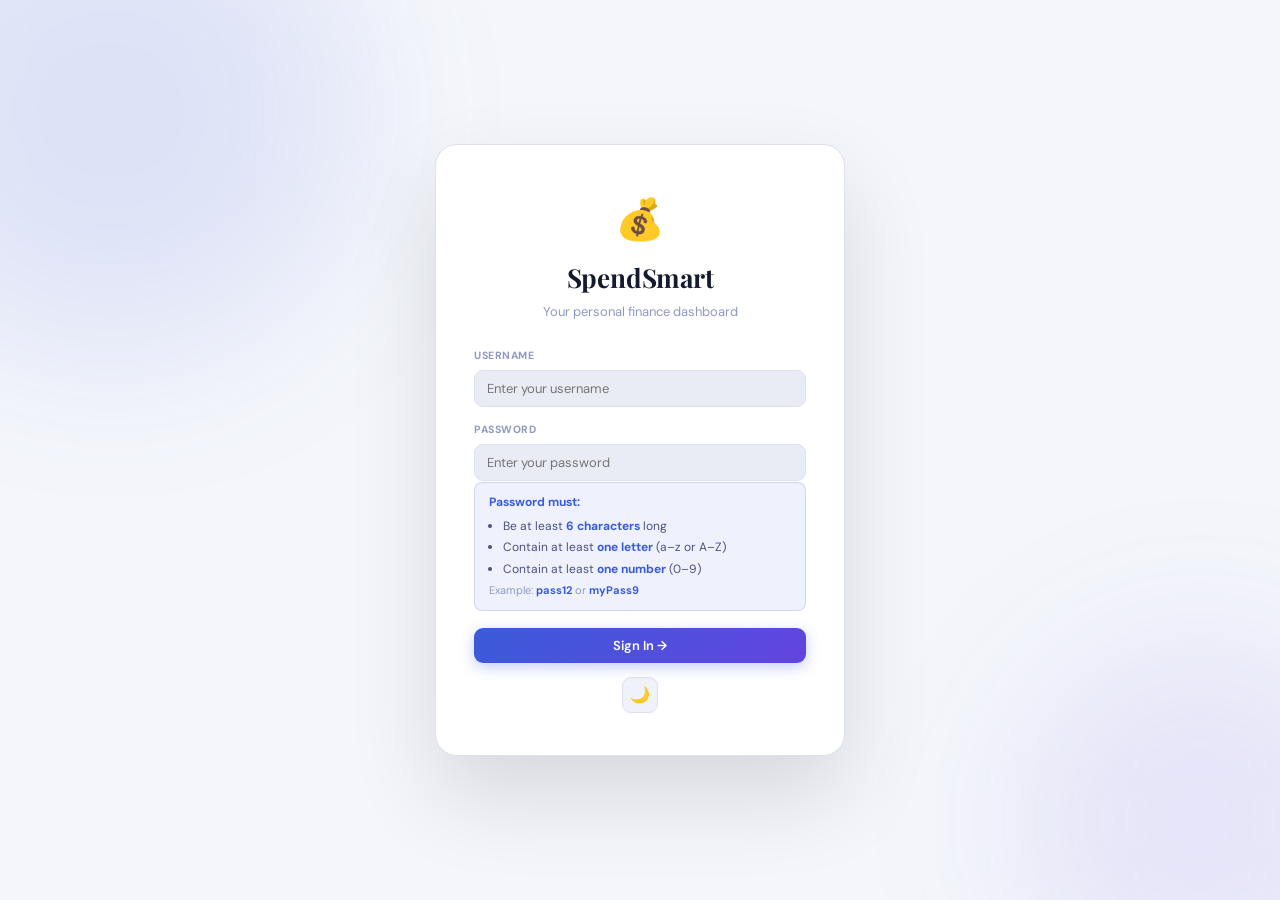
<file: SmartExpenseTracker/login.html>
<!DOCTYPE html>
<html lang="en">
<head>
  <meta charset="UTF-8"/>
  <meta name="viewport" content="width=device-width, initial-scale=1.0"/>
  <title>SpendSmart — Login</title>
  <link rel="stylesheet" href="style.css"/>
</head>
<body>

<div class="login-page">
  <div class="login-blob blob1"></div>
  <div class="login-blob blob2"></div>

  <div class="login-card">
    <div class="login-logo">💰</div>
    <h1 class="login-title">SpendSmart</h1>
    <p class="login-sub">Your personal finance dashboard</p>

    <div class="login-error" id="loginError"></div>

    <div class="login-form">
      <div class="form-group">
        <label>Username</label>
        <input type="text" id="username" placeholder="Enter your username" autocomplete="username"/>
      </div>

      <div class="form-group">
        <label>Password</label>
        <input type="password" id="password" placeholder="Enter your password" autocomplete="current-password"/>
        <!-- Password hint shown below the field -->
        <div class="password-hint">
          <strong>Password must:</strong>
          <ul>
            <li>Be at least <strong>6 characters</strong> long</li>
            <li>Contain at least <strong>one letter</strong> (a–z or A–Z)</li>
            <li>Contain at least <strong>one number</strong> (0–9)</li>
          </ul>
          <span style="font-size:11px;color:var(--text3);">Example: <strong>pass12</strong> or <strong>myPass9</strong></span>
        </div>
      </div>

      <button class="btn btn-primary" onclick="loginUser()" style="width:100%;margin-top:2px;">
        Sign In →
      </button>
    </div>

    <div class="login-footer">
      <button class="theme-btn" id="themeBtn" onclick="toggleTheme()" style="margin:auto;display:block;"></button>
    </div>
  </div>
</div>

<script src="auth.js"></script>
<script>
  // Redirect if already logged in
  if (localStorage.getItem("currentUser")) window.location.href = "index.html";
  applyStoredTheme();

  // Allow Enter key to submit
  document.addEventListener("keydown", function(e) {
    if (e.key === "Enter") loginUser();
  });
</script>
</body>
</html>
</file>
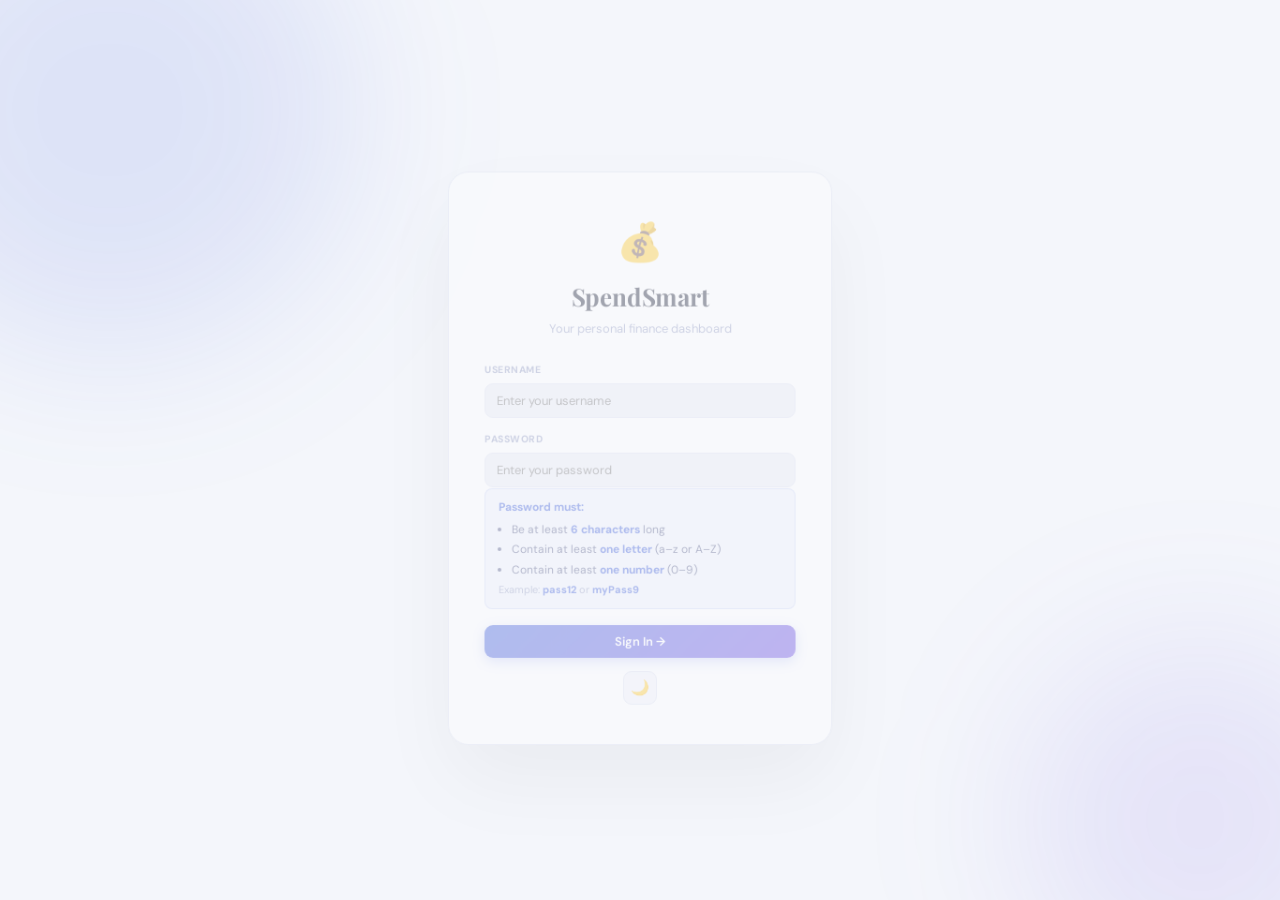
<file: SmartExpenseTracker/reports.html>
<!DOCTYPE html>
<html lang="en">
<head>
  <meta charset="UTF-8"/>
  <meta name="viewport" content="width=device-width, initial-scale=1.0"/>
  <title>SpendSmart — Reports</title>
  <link rel="stylesheet" href="style.css"/>
</head>
<body>

<aside class="sidebar" id="sidebar"></aside>

<div class="main">
  <div class="topbar">
    <div class="topbar-title">Reports</div>
    <div style="display:flex;gap:9px;align-items:center;">
      <button class="btn btn-secondary btn-sm" onclick="downloadCSV(getExpenses())">📤 Export CSV</button>
      <button class="theme-btn" id="themeBtn" onclick="toggleTheme()"></button>
    </div>
  </div>

  <div class="page-content">

    <div class="stats-row" style="margin-bottom:18px;">
      <div class="stat-card blue"><div class="stat-icon">💳</div><div class="stat-label">Total Spent</div><div class="stat-value" id="rTotal">₹0</div></div>
      <div class="stat-card green"><div class="stat-icon">📅</div><div class="stat-label">This Month</div><div class="stat-value" id="rMonth">₹0</div></div>
      <div class="stat-card orange"><div class="stat-icon">📊</div><div class="stat-label">Avg Per Entry</div><div class="stat-value" id="rAvg">₹0</div></div>
      <div class="stat-card red"><div class="stat-icon">🔢</div><div class="stat-label">Total Entries</div><div class="stat-value" id="rCount">0</div></div>
    </div>

    <div class="grid-2" style="margin-bottom:16px;">

      <!-- MONTHLY BREAKDOWN -->
      <div class="card" style="overflow-y:auto;max-height:400px;">
        <div class="card-title">📅 Monthly Breakdown</div>
        <div id="monthlyReport"><p class="empty-msg">No data yet.</p></div>
      </div>

      <!-- CATEGORY TOTALS -->
      <div class="card">
        <div class="card-title">🗂️ Category Totals</div>
        <div id="catReport"><p class="empty-msg">No data yet.</p></div>
      </div>

    </div>

    <!-- FULL LOG -->
    <div class="card">
      <div style="display:flex;align-items:center;justify-content:space-between;margin-bottom:13px;flex-wrap:wrap;gap:9px;">
        <div class="card-title" style="margin:0;">📋 Full Expense Log</div>
        <div style="display:flex;gap:8px;flex-wrap:wrap;">
          <input type="month" id="filterMonth" style="padding:7px 10px;font-size:12px;" onchange="renderLog()"/>
          <select id="filterCatR" onchange="renderLog()" style="font-size:12px;">
            <option value="">All Categories</option>
            <option>Food</option><option>Travel</option><option>Shopping</option>
            <option>Bills</option><option>Health</option><option>Entertainment</option>
            <option>Education</option><option>Other</option>
          </select>
          <button class="btn btn-secondary btn-sm" onclick="clearFilters()">Clear</button>
          <button class="btn btn-secondary btn-sm" onclick="exportFiltered()">📤 Export</button>
        </div>
      </div>
      <div class="table-wrap">
        <table class="exp-table">
          <thead><tr><th>#</th><th>Category</th><th>Name</th><th>Amount</th><th>Date</th></tr></thead>
          <tbody id="logBody"></tbody>
        </table>
        <p class="empty-msg" id="logEmpty" style="display:none;">No expenses match filters.</p>
      </div>
      <div style="margin-top:12px;display:flex;justify-content:space-between;align-items:center;flex-wrap:wrap;gap:9px;">
        <span style="font-size:12px;color:var(--text3);" id="logSummary"></span>
      </div>
    </div>

  </div>
</div>

<script src="auth.js"></script>
<script>
  window.onload = checkAuth;
  applyStoredTheme();
  document.getElementById("sidebar").innerHTML = buildSidebar("Reports");

  // Set default month filter to current month
  var now = new Date();
  document.getElementById("filterMonth").value = now.getFullYear()+"-"+String(now.getMonth()+1).padStart(2,"0");

  renderAll();

  function renderAll() {
    var exp = getExpenses();
    renderSummary(exp);
    renderMonthly(exp);
    renderCatReport(exp);
    renderLog();
  }

  function renderSummary(exp) {
    var total = exp.reduce(function(s,e){ return s+e.amount; },0);
    var avg   = exp.length ? total/exp.length : 0;
    document.getElementById("rTotal").textContent = fmtMoney(total);
    document.getElementById("rMonth").textContent = fmtMoney(monthTotal(exp));
    document.getElementById("rCount").textContent = exp.length;
    document.getElementById("rAvg").textContent   = fmtMoney(Math.round(avg));
  }

  function renderMonthly(exp) {
    var el = document.getElementById("monthlyReport");
    var byMonth = {};
    exp.forEach(function(e){
      var d=new Date(e.date+"T00:00:00");
      var k=d.getFullYear()+"-"+String(d.getMonth()+1).padStart(2,"0");
      if (!byMonth[k]) byMonth[k]={total:0,cats:{},count:0};
      byMonth[k].total+=e.amount; byMonth[k].count++;
      byMonth[k].cats[e.category]=(byMonth[k].cats[e.category]||0)+e.amount;
    });
    var keys=Object.keys(byMonth).sort().reverse();
    if (!keys.length) { el.innerHTML='<p class="empty-msg">No data yet.</p>'; return; }
    el.innerHTML=keys.map(function(k){
      var parts=k.split("-");
      var label=new Date(parts[0],parts[1]-1).toLocaleString("default",{month:"long",year:"numeric"});
      var d=byMonth[k];
      var cats=Object.entries(d.cats).sort(function(a,b){ return b[1]-a[1]; });
      return '<div class="report-month"><h3>📅 '+label+' <span style="font-size:11px;color:var(--text3);font-weight:400;">('+d.count+' entries)</span></h3>'+
        cats.map(function(p){ return '<div class="report-row"><span>'+catIcon(p[0])+" "+p[0]+'</span><span>'+fmtMoney(p[1])+'</span></div>'; }).join("")+
        '<div class="report-row"><span>Total</span><span>'+fmtMoney(d.total)+'</span></div></div>';
    }).join("");
  }

  function renderCatReport(exp) {
    var el=document.getElementById("catReport");
    var totals={},counts={};
    var grand=exp.reduce(function(s,e){ return s+e.amount; },0);
    exp.forEach(function(e){ totals[e.category]=(totals[e.category]||0)+e.amount; counts[e.category]=(counts[e.category]||0)+1; });
    var sorted=Object.entries(totals).sort(function(a,b){ return b[1]-a[1]; });
    if (!sorted.length) { el.innerHTML='<p class="empty-msg">No data yet.</p>'; return; }
    el.innerHTML='<div style="display:flex;flex-direction:column;gap:12px;">'+sorted.map(function(pair){
      var cat=pair[0],amt=pair[1];
      var pct=grand?(amt/grand*100).toFixed(1):0;
      return '<div style="display:flex;align-items:center;gap:11px;">'+
        '<div style="font-size:22px;width:32px;text-align:center;">'+catIcon(cat)+'</div>'+
        '<div style="flex:1;">'+
          '<div style="display:flex;justify-content:space-between;font-size:13px;font-weight:500;margin-bottom:4px;"><span>'+cat+'</span><span style="color:var(--accent);">'+fmtMoney(amt)+'</span></div>'+
          '<div style="display:flex;align-items:center;gap:7px;"><div style="flex:1;height:6px;background:var(--bg2);border-radius:99px;overflow:hidden;"><div style="width:'+pct+'%;height:100%;background:linear-gradient(90deg,var(--accent),var(--accent2));border-radius:99px;"></div></div>'+
          '<span style="font-size:11px;color:var(--text3);min-width:36px;">'+pct+'%</span></div>'+
          '<span style="font-size:11px;color:var(--text3);">'+counts[cat]+' entries</span>'+
        '</div></div>';
    }).join("")+'</div>';
  }

  function renderLog() {
    var mf=document.getElementById("filterMonth").value;
    var cf=document.getElementById("filterCatR").value;
    var list=getExpenses();
    if (mf) { var p=mf.split("-"); list=list.filter(function(e){ var d=new Date(e.date+"T00:00:00"); return d.getFullYear()===+p[0]&&d.getMonth()===+p[1]-1; }); }
    if (cf) list=list.filter(function(e){ return e.category===cf; });
    list.sort(function(a,b){ return new Date(b.date)-new Date(a.date); });
    var tbody=document.getElementById("logBody"), empty=document.getElementById("logEmpty"), sum=document.getElementById("logSummary");
    if (!list.length) { tbody.innerHTML=""; empty.style.display="block"; sum.textContent=""; return; }
    empty.style.display="none";
    var sub=list.reduce(function(s,e){ return s+e.amount; },0);
    sum.textContent=list.length+" entries · Total: "+fmtMoney(sub);
    tbody.innerHTML=list.map(function(e,i){
      var hi=e.amount>=2000;
      return '<tr class="'+(hi?"hi-row":"")+'" style="animation-delay:'+i*18+'ms">'+
        '<td style="color:var(--text3);font-size:12px;">'+(i+1)+'</td>'+
        '<td><span class="cat-chip">'+catIcon(e.category)+" "+e.category+'</span></td>'+
        '<td>'+escHtml(e.name)+'</td>'+
        '<td class="amt-cell '+(hi?"hi":"")+'">'+fmtMoney(e.amount)+'</td>'+
        '<td>'+fmtDate(e.date)+'</td></tr>';
    }).join("");
  }

  function clearFilters() {
    document.getElementById("filterMonth").value="";
    document.getElementById("filterCatR").value="";
    renderLog();
  }

  function exportFiltered() {
    var mf=document.getElementById("filterMonth").value;
    var cf=document.getElementById("filterCatR").value;
    var list=getExpenses();
    if (mf) { var p=mf.split("-"); list=list.filter(function(e){ var d=new Date(e.date+"T00:00:00"); return d.getFullYear()===+p[0]&&d.getMonth()===+p[1]-1; }); }
    if (cf) list=list.filter(function(e){ return e.category===cf; });
    if (!list.length) { showToast("No data to export.","warning"); return; }
    downloadCSV(list);
    showToast("📤 Exported "+list.length+" entries.");
  }
</script>
</body>
</html>
</file>
<file: SmartExpenseTracker/style.css>
/* ═══════════════════════════════════════════════
   style.css — Smart Expense Tracker
   Aesthetic: Sharp editorial finance, Playfair + DM Sans
═══════════════════════════════════════════════ */
@import url('https://fonts.googleapis.com/css2?family=Playfair+Display:wght@600;700&family=DM+Sans:wght@300;400;500;600;700&display=swap');

/* ── VARIABLES ── */
:root {
  --bg:        #f4f6fb;
  --bg2:       #eaecf5;
  --surface:   #ffffff;
  --surface2:  #f0f2fa;
  --border:    #dde1f0;
  --text:      #151a2e;
  --text2:     #4a5180;
  --text3:     #9099c0;
  --accent:    #3a5bd9;
  --accent2:   #6344e0;
  --green:     #10b981;
  --red:       #ef4444;
  --orange:    #f59e0b;
  --sidebar-w: 230px;
  --radius:    14px;
  --radius-sm: 9px;
  --shadow:    0 4px 24px rgba(58,91,217,.1);
  --font:      'DM Sans', sans-serif;
  --display:   'Playfair Display', serif;
}

body.dark {
  --bg:       #0d0f1c;
  --bg2:      #131625;
  --surface:  #181b2e;
  --surface2: #1f2340;
  --border:   #2a2f52;
  --text:     #e4e8ff;
  --text2:    #8a92c8;
  --text3:    #4a5080;
  --shadow:   0 4px 24px rgba(0,0,0,.4);
}

/* ── RESET ── */
*,*::before,*::after{box-sizing:border-box;margin:0;padding:0;}
html,body{height:100%;overflow:hidden;}
body{font-family:var(--font);background:var(--bg);color:var(--text);display:flex;font-size:13.5px;line-height:1.6;transition:background .3s,color .3s;}

/* ── SIDEBAR ── */
.sidebar{width:var(--sidebar-w);min-height:100vh;background:var(--surface);border-right:1px solid var(--border);display:flex;flex-direction:column;flex-shrink:0;transition:background .3s,border-color .3s;}
.sidebar-brand{display:flex;align-items:center;gap:9px;padding:24px 20px 18px;font-family:var(--display);font-size:19px;color:var(--accent);border-bottom:1px solid var(--border);}
.brand-name{font-weight:700;letter-spacing:-.3px;}
.sidebar-user{display:flex;align-items:center;gap:11px;padding:16px 18px;border-bottom:1px solid var(--border);}
.user-avatar{width:36px;height:36px;border-radius:50%;background:linear-gradient(135deg,var(--accent),var(--accent2));display:flex;align-items:center;justify-content:center;color:#fff;font-weight:700;font-size:15px;flex-shrink:0;}
.user-label{font-size:10.5px;color:var(--text3);font-weight:500;text-transform:uppercase;letter-spacing:.5px;}
.user-name{font-size:13px;font-weight:600;color:var(--text);margin-top:1px;}
.sidebar-nav{flex:1;padding:12px 10px;display:flex;flex-direction:column;gap:3px;}
.nav-link{display:flex;align-items:center;gap:10px;padding:9px 12px;border-radius:var(--radius-sm);color:var(--text2);font-size:13px;font-weight:500;text-decoration:none;transition:all .18s;position:relative;}
.nav-link:hover{background:var(--surface2);color:var(--text);}
.nav-link.active{background:linear-gradient(135deg,rgba(58,91,217,.15),rgba(99,68,224,.1));color:var(--accent);border:1px solid rgba(58,91,217,.2);}
.nav-link.active::before{content:'';position:absolute;left:0;top:20%;height:60%;width:3px;background:var(--accent);border-radius:0 3px 3px 0;}
.nav-icon{font-size:17px;}
.sidebar-footer{padding:14px 10px;border-top:1px solid var(--border);}
.btn-logout{width:100%;display:flex;align-items:center;gap:9px;padding:9px 12px;background:rgba(239,68,68,.08);border:1px solid rgba(239,68,68,.2);border-radius:var(--radius-sm);color:var(--red);font-family:var(--font);font-size:13px;font-weight:500;cursor:pointer;transition:all .18s;}
.btn-logout:hover{background:var(--red);color:#fff;}

/* ── MAIN ── */
.main{flex:1;display:flex;flex-direction:column;min-height:100vh;overflow:hidden;}
.topbar{display:flex;align-items:center;justify-content:space-between;padding:14px 26px;background:var(--surface);border-bottom:1px solid var(--border);flex-shrink:0;transition:background .3s;}
.topbar-title{font-family:var(--display);font-size:20px;letter-spacing:-.2px;}
.theme-btn{width:36px;height:36px;border-radius:9px;background:var(--surface2);border:1px solid var(--border);font-size:16px;cursor:pointer;display:flex;align-items:center;justify-content:center;transition:all .18s;}
.theme-btn:hover{background:var(--bg2);transform:scale(1.08);}
.page-content{flex:1;overflow-y:auto;padding:22px 26px;}

/* ── CARDS ── */
.card{background:var(--surface);border:1px solid var(--border);border-radius:var(--radius);padding:20px;transition:background .3s,border-color .3s;}
.card-title{font-size:10.5px;font-weight:700;text-transform:uppercase;letter-spacing:.9px;color:var(--text3);margin-bottom:14px;}

/* ── STAT CARDS ── */
.stats-row{display:grid;grid-template-columns:repeat(4,1fr);gap:13px;margin-bottom:18px;}
.stat-card{background:var(--surface);border:1px solid var(--border);border-radius:var(--radius);padding:16px;position:relative;overflow:hidden;transition:transform .18s,box-shadow .18s,background .3s;}
.stat-card::before{content:'';position:absolute;top:0;left:0;right:0;height:3px;}
.stat-card.blue::before{background:linear-gradient(90deg,var(--accent),var(--accent2));}
.stat-card.green::before{background:linear-gradient(90deg,var(--green),#00d4aa);}
.stat-card.red::before{background:var(--red);}
.stat-card.orange::before{background:var(--orange);}
.stat-card:hover{transform:translateY(-2px);box-shadow:var(--shadow);}
.stat-icon{font-size:26px;margin-bottom:6px;}
.stat-label{font-size:10.5px;font-weight:600;text-transform:uppercase;letter-spacing:.6px;color:var(--text3);}
.stat-value{font-size:24px;font-weight:700;margin-top:2px;line-height:1;font-feature-settings:'tnum';}

/* ── GRIDS ── */
.grid-2{display:grid;grid-template-columns:1fr 1fr;gap:15px;}
.grid-3{display:grid;grid-template-columns:repeat(3,1fr);gap:13px;}
.col-stack{display:flex;flex-direction:column;gap:15px;}

/* ── FORMS ── */
.form-grid{display:grid;grid-template-columns:1fr 1fr;gap:11px;}
.form-full{grid-column:1/-1;}
.form-group{display:flex;flex-direction:column;gap:5px;}
.form-group label{font-size:10.5px;font-weight:700;text-transform:uppercase;letter-spacing:.55px;color:var(--text3);}
input,select,textarea{width:100%;padding:9px 12px;background:var(--bg2);border:1.5px solid var(--border);border-radius:var(--radius-sm);color:var(--text);font-family:var(--font);font-size:13px;outline:none;transition:border-color .18s,box-shadow .18s,background .3s;}
input:focus,select:focus,textarea:focus{border-color:var(--accent);box-shadow:0 0 0 3px rgba(58,91,217,.13);background:var(--surface);}
select{cursor:pointer;}

/* ── BUTTONS ── */
.btn{display:inline-flex;align-items:center;justify-content:center;gap:7px;padding:9px 18px;border-radius:var(--radius-sm);font-family:var(--font);font-size:13px;font-weight:600;cursor:pointer;border:none;transition:all .18s;white-space:nowrap;}
.btn-primary{background:linear-gradient(135deg,var(--accent),var(--accent2));color:#fff;box-shadow:0 4px 14px rgba(58,91,217,.3);}
.btn-primary:hover{transform:translateY(-1px);box-shadow:0 8px 22px rgba(58,91,217,.4);}
.btn-secondary{background:var(--surface2);color:var(--text2);border:1.5px solid var(--border);}
.btn-secondary:hover{background:var(--bg2);color:var(--text);}
.btn-danger{background:rgba(239,68,68,.1);color:var(--red);border:1px solid rgba(239,68,68,.2);}
.btn-danger:hover{background:var(--red);color:#fff;}
.btn-sm{padding:7px 13px;font-size:12px;}
.btn-xs{padding:4px 9px;font-size:11px;border-radius:7px;}

/* ── TABLE ── */
.table-wrap{overflow-x:auto;}
.exp-table{width:100%;border-collapse:collapse;font-size:13px;}
.exp-table th{padding:9px 11px;text-align:left;font-size:10px;font-weight:700;text-transform:uppercase;letter-spacing:.7px;color:var(--text3);background:var(--surface2);border-bottom:1px solid var(--border);}
.exp-table td{padding:11px 11px;border-bottom:1px solid var(--border);vertical-align:middle;}
.exp-table tr:hover td{background:var(--surface2);}
.exp-table tr:last-child td{border-bottom:none;}
.exp-table tbody tr{animation:rowIn .28s ease both;}
@keyframes rowIn{from{opacity:0;transform:translateY(7px);}to{opacity:1;transform:none;}}
.cat-chip{display:inline-flex;align-items:center;gap:5px;background:var(--bg2);border:1px solid var(--border);border-radius:6px;padding:3px 8px;font-size:11.5px;font-weight:500;}
.amt-cell{font-weight:600;font-feature-settings:'tnum';}
.amt-cell.hi{color:var(--red);font-weight:700;}
.hi-row td{background:rgba(239,68,68,.04)!important;}
.hi-row:hover td{background:rgba(239,68,68,.08)!important;}
.note-pill{font-size:11px;color:var(--text3);max-width:120px;overflow:hidden;text-overflow:ellipsis;white-space:nowrap;}
.act-btns{display:flex;gap:5px;}
.empty-msg{text-align:center;color:var(--text3);font-size:13px;padding:30px 0;}

/* ── BUDGET ── */
.budget-track{height:8px;background:var(--bg2);border-radius:99px;overflow:hidden;margin:7px 0 4px;}
.budget-fill{height:100%;border-radius:99px;background:linear-gradient(90deg,var(--green),var(--accent));transition:width .6s cubic-bezier(.34,1.56,.64,1);}
.budget-fill.warn{background:linear-gradient(90deg,var(--orange),var(--red));}
.budget-meta{display:flex;justify-content:space-between;font-size:11.5px;color:var(--text3);margin-bottom:2px;}

/* ── INSIGHTS ── */
.insight-item{display:flex;align-items:flex-start;gap:9px;padding:9px 12px;background:var(--surface2);border-radius:var(--radius-sm);border-left:3px solid var(--accent);font-size:13px;color:var(--text2);margin-bottom:8px;animation:rowIn .3s ease both;}
.insight-item.warn{border-left-color:var(--orange);}
.insight-item.good{border-left-color:var(--green);}
.insight-icon{font-size:17px;flex-shrink:0;margin-top:1px;}

/* ── RECENT ── */
.recent-item{display:flex;align-items:center;gap:11px;padding:9px 0;border-bottom:1px solid var(--border);}
.recent-item:last-child{border-bottom:none;}
.recent-emoji{width:36px;height:36px;background:var(--surface2);border-radius:9px;display:flex;align-items:center;justify-content:center;font-size:20px;flex-shrink:0;}
.recent-meta{flex:1;}
.recent-name{font-weight:500;font-size:13px;}
.recent-info{font-size:11px;color:var(--text3);}
.recent-amt{font-weight:700;font-size:14px;font-feature-settings:'tnum';}

/* ── TOOLBAR ── */
.toolbar{display:flex;flex-wrap:wrap;gap:9px;margin-bottom:13px;align-items:flex-end;}
.toolbar input,.toolbar select{flex:1;min-width:110px;}

/* ── TOAST ── */
.toast{position:fixed;top:18px;right:18px;background:var(--green);color:#fff;padding:12px 20px;border-radius:10px;font-size:13px;font-weight:500;box-shadow:0 8px 28px rgba(16,185,129,.35);z-index:9999;transform:translateX(120%);transition:transform .32s cubic-bezier(.22,1,.36,1);max-width:300px;}
.toast.show{transform:translateX(0);}
.toast.error{background:var(--red);box-shadow:0 8px 28px rgba(239,68,68,.35);}
.toast.warning{background:var(--orange);box-shadow:0 8px 28px rgba(245,158,11,.35);}

/* ── CONFIRM MODAL ── */
.confirm-overlay{position:fixed;inset:0;background:rgba(8,10,20,.7);backdrop-filter:blur(8px);z-index:1000;display:none;align-items:center;justify-content:center;}
.confirm-box{background:var(--surface);border:1px solid var(--border);border-radius:20px;padding:36px 30px;width:100%;max-width:360px;text-align:center;box-shadow:0 40px 90px rgba(0,0,0,.4);animation:popin .28s cubic-bezier(.22,1,.36,1) both;}
@keyframes popin{from{transform:scale(.9) translateY(14px);opacity:0;}to{transform:none;opacity:1;}}
.confirm-icon{font-size:44px;margin-bottom:10px;}
.confirm-box h3{font-size:17px;font-weight:700;margin-bottom:7px;}
.confirm-box p{font-size:13px;color:var(--text2);margin-bottom:22px;}
.confirm-actions{display:flex;gap:9px;justify-content:center;}

/* ── CSV ZONE ── */
.csv-zone{border:1.5px dashed var(--border);border-radius:var(--radius);padding:16px;text-align:center;cursor:pointer;transition:all .18s;}
.csv-zone:hover{border-color:var(--accent);background:rgba(58,91,217,.04);}
.csv-zone p{font-size:12px;color:var(--text3);margin-top:5px;}

/* ── LOGIN PAGE ── */
.login-page{min-height:100vh;width:100%;display:flex;align-items:center;justify-content:center;background:var(--bg);position:relative;overflow:hidden;}
.login-blob{position:absolute;border-radius:50%;filter:blur(80px);pointer-events:none;}
.blob1{width:480px;height:480px;background:rgba(58,91,217,.12);top:-130px;left:-130px;}
.blob2{width:360px;height:360px;background:rgba(99,68,224,.1);bottom:-100px;right:-100px;}
.login-card{background:var(--surface);border:1px solid var(--border);border-radius:22px;padding:42px 38px;width:100%;max-width:410px;position:relative;z-index:1;box-shadow:0 40px 90px rgba(0,0,0,.12);animation:popin .55s cubic-bezier(.22,1,.36,1) both;}
body.dark .login-card{box-shadow:0 40px 90px rgba(0,0,0,.5);}
.login-logo{text-align:center;font-size:40px;margin-bottom:6px;}
.login-title{font-family:var(--display);font-size:26px;text-align:center;letter-spacing:-.2px;margin-bottom:3px;}
.login-sub{font-size:13px;color:var(--text3);text-align:center;margin-bottom:26px;}
.login-form{display:flex;flex-direction:column;gap:15px;}
.login-error{background:rgba(239,68,68,.1);border:1px solid rgba(239,68,68,.25);border-radius:8px;padding:10px 14px;font-size:12.5px;color:var(--red);display:none;margin-bottom:4px;}
.password-hint{background:rgba(58,91,217,.08);border:1px solid rgba(58,91,217,.18);border-radius:8px;padding:10px 14px;font-size:12px;color:var(--text2);margin-top:-4px;}
.password-hint strong{color:var(--accent);}
.password-hint ul{margin:5px 0 0 14px;}
.password-hint li{margin-bottom:2px;}
.login-footer{text-align:center;margin-top:14px;}

/* ── REPORTS ── */
.report-month{background:var(--surface2);border:1px solid var(--border);border-radius:var(--radius-sm);padding:14px;margin-bottom:11px;}
.report-month h3{font-size:13.5px;font-weight:600;margin-bottom:9px;}
.report-row{display:flex;justify-content:space-between;font-size:12.5px;color:var(--text2);padding:3px 0;border-bottom:1px dashed var(--border);}
.report-row:last-child{border-bottom:none;color:var(--text);font-weight:600;}

/* ── CHARTS ── */
.charts-grid{display:grid;grid-template-columns:1fr 1fr;gap:16px;}
canvas{max-height:260px;}

/* ── SCROLLBAR ── */
::-webkit-scrollbar{width:5px;height:5px;}
::-webkit-scrollbar-track{background:transparent;}
::-webkit-scrollbar-thumb{background:var(--border);border-radius:99px;}

/* ── RESPONSIVE ── */
@media(max-width:960px){.stats-row{grid-template-columns:repeat(2,1fr);}.grid-2,.charts-grid{grid-template-columns:1fr;}.form-grid{grid-template-columns:1fr;}}
@media(max-width:600px){.sidebar{display:none;}.stats-row{grid-template-columns:1fr 1fr;}}
</file>
